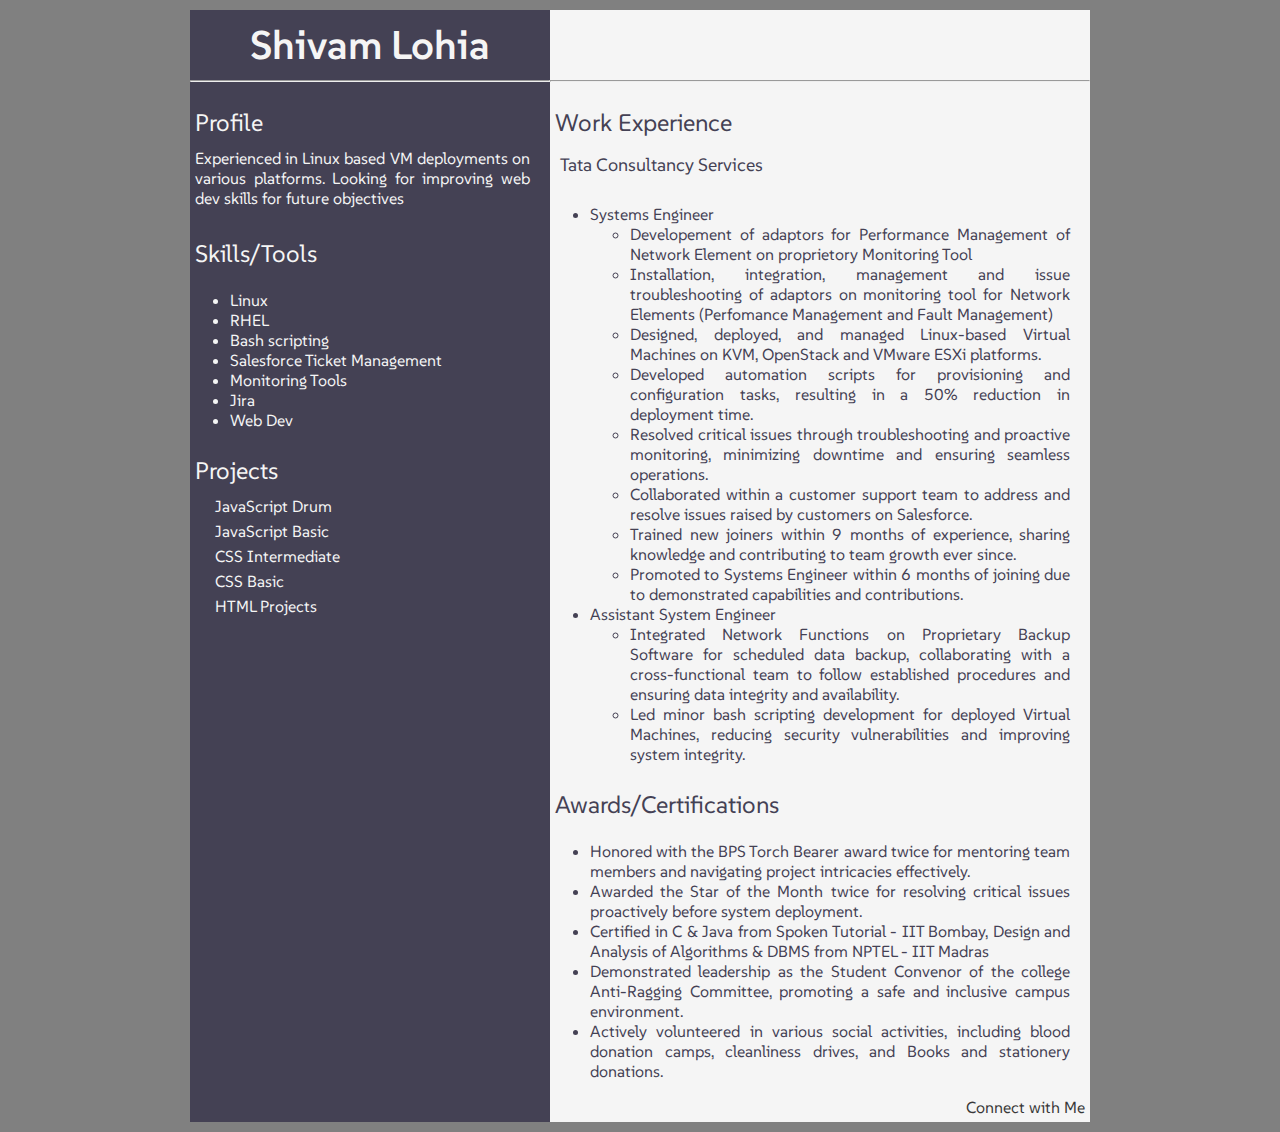
<file: index.html>
<!DOCTYPE html>
<html lang="en">
<head>
    <Shree Ganesh>
    <meta charset="UTF-8">
    <meta name="viewport" content="width=device-width, initial-scale=1.0">
    <title>Resume</title>
    <link rel="stylesheet" href="./style.css">
    <link rel="preconnect" href="https://fonts.googleapis.com">
    <link rel="preconnect" href="https://fonts.gstatic.com" crossorigin>
    <link href="https://fonts.googleapis.com/css2?family=SUSE&display=swap" rel="stylesheet">
</head>
<body>
    
    <div class="container">
        <div class="left-side">
            <h1>Shivam Lohia</h1>
            <hr>
            <h2 class="section-type">Profile</h2>
                <p>Experienced in Linux based VM deployments on various platforms. Looking for improving web dev skills for future objectives</p>
            
            <h2 class="section-type">Skills/Tools</h2>
                <ul>
                    <li>Linux</li>
                    <li>RHEL</li>
                    <li>Bash scripting</li>
                    <li>Salesforce Ticket Management</li>
                    <li>Monitoring Tools</li>
                    <li>Jira</li>
                    <li>Web Dev</li>
                </ul>
            <h2 class="section-type">Projects</h2>
            <div class="projects-class">
                <div class="projects"><p><a href="https://shivamlohia.github.io/firstsite/" target="_blank">HTML Projects</a></p></div>
                <div class="projects"><p><a href="./Projects/css-easy.html" target="_blank">CSS Basic</a></p></div>
                <div class="projects"><p><a href="./Projects/css-moderate.html" target="_blank">CSS Intermediate</a></p></div>
                <div class="projects"><p><a href="./Projects/JS-DiceeChallenge/dicee.html" target="_blank">JavaScript Basic</a></p></div>
                <div class="projects"><p><a href="./Projects/JS-DrumKit/index.html" target="_blank">JavaScript Drum</a></p></div>

            </div>
        </div>
        <div class="right-side">
            <hr class="right-hr">
            <h2 class="section-type">Work Experience</h2>
                <p class="organisation">Tata Consultancy Services</p>    
                    <ul class="job-roles">
                        <li>Systems Engineer
                            <ul>
                                <li>Developement of adaptors for Performance Management of Network Element on proprietory Monitoring Tool</li>
                                <li>Installation, integration, management and issue troubleshooting of adaptors on monitoring tool for Network Elements (Perfomance Management and Fault Management)</li>
                                <li>Designed, deployed, and managed Linux-based Virtual Machines on KVM, OpenStack and VMware ESXi platforms.</li>
                                <li>Developed automation scripts for provisioning and configuration tasks, resulting in a 50% reduction in deployment time.</li>
                                <li>Resolved critical issues through troubleshooting and proactive monitoring, minimizing downtime and ensuring seamless operations.</li>
                                <li>Collaborated within a customer support team to address and resolve issues raised by customers on Salesforce.</li>
                                <li>Trained new joiners within 9 months of experience, sharing knowledge and contributing to team growth ever since.</li>
                                <li>Promoted to Systems Engineer within 6 months of joining due to demonstrated capabilities and contributions.</li>
                            </ul>
                        </li>
                        <li>Assistant System Engineer
                            <ul>
                                <li>Integrated Network Functions on Proprietary Backup Software for scheduled data backup, collaborating with a cross-functional team to follow established procedures and ensuring data integrity and availability.</li>
                                <li>Led minor bash scripting development for deployed Virtual Machines, reducing security vulnerabilities and improving system integrity.</li>
                            </ul>
                        </li>
                    </li>
                </ul>
            <h2 class="section-type">Awards/Certifications</h2>
                <ul>
                    <li class="accomplishments">Honored with the BPS Torch Bearer award twice for mentoring team members and navigating project intricacies effectively.</li>
                    <li class="accomplishments">Awarded the Star of the Month twice for resolving critical issues proactively before system deployment.</li>
                    <li class="accomplishments">Certified in C & Java from Spoken Tutorial - IIT Bombay, Design and Analysis of Algorithms & DBMS from NPTEL - IIT Madras</li>
                    <li class="accomplishments">Demonstrated leadership as the Student Convenor of the college Anti-Ragging Committee, promoting a safe and inclusive campus environment.</li>
                    <li class="accomplishments">Actively volunteered in various social activities, including blood donation camps, cleanliness drives, and Books and stationery donations.</li>
                </ul>
        <footer>
            <a href="./public/contact.html" target="_blank" class="contact">Connect with Me</a>
        </footer>
    </div>
    </div>
    
</body>
</html>
</file>
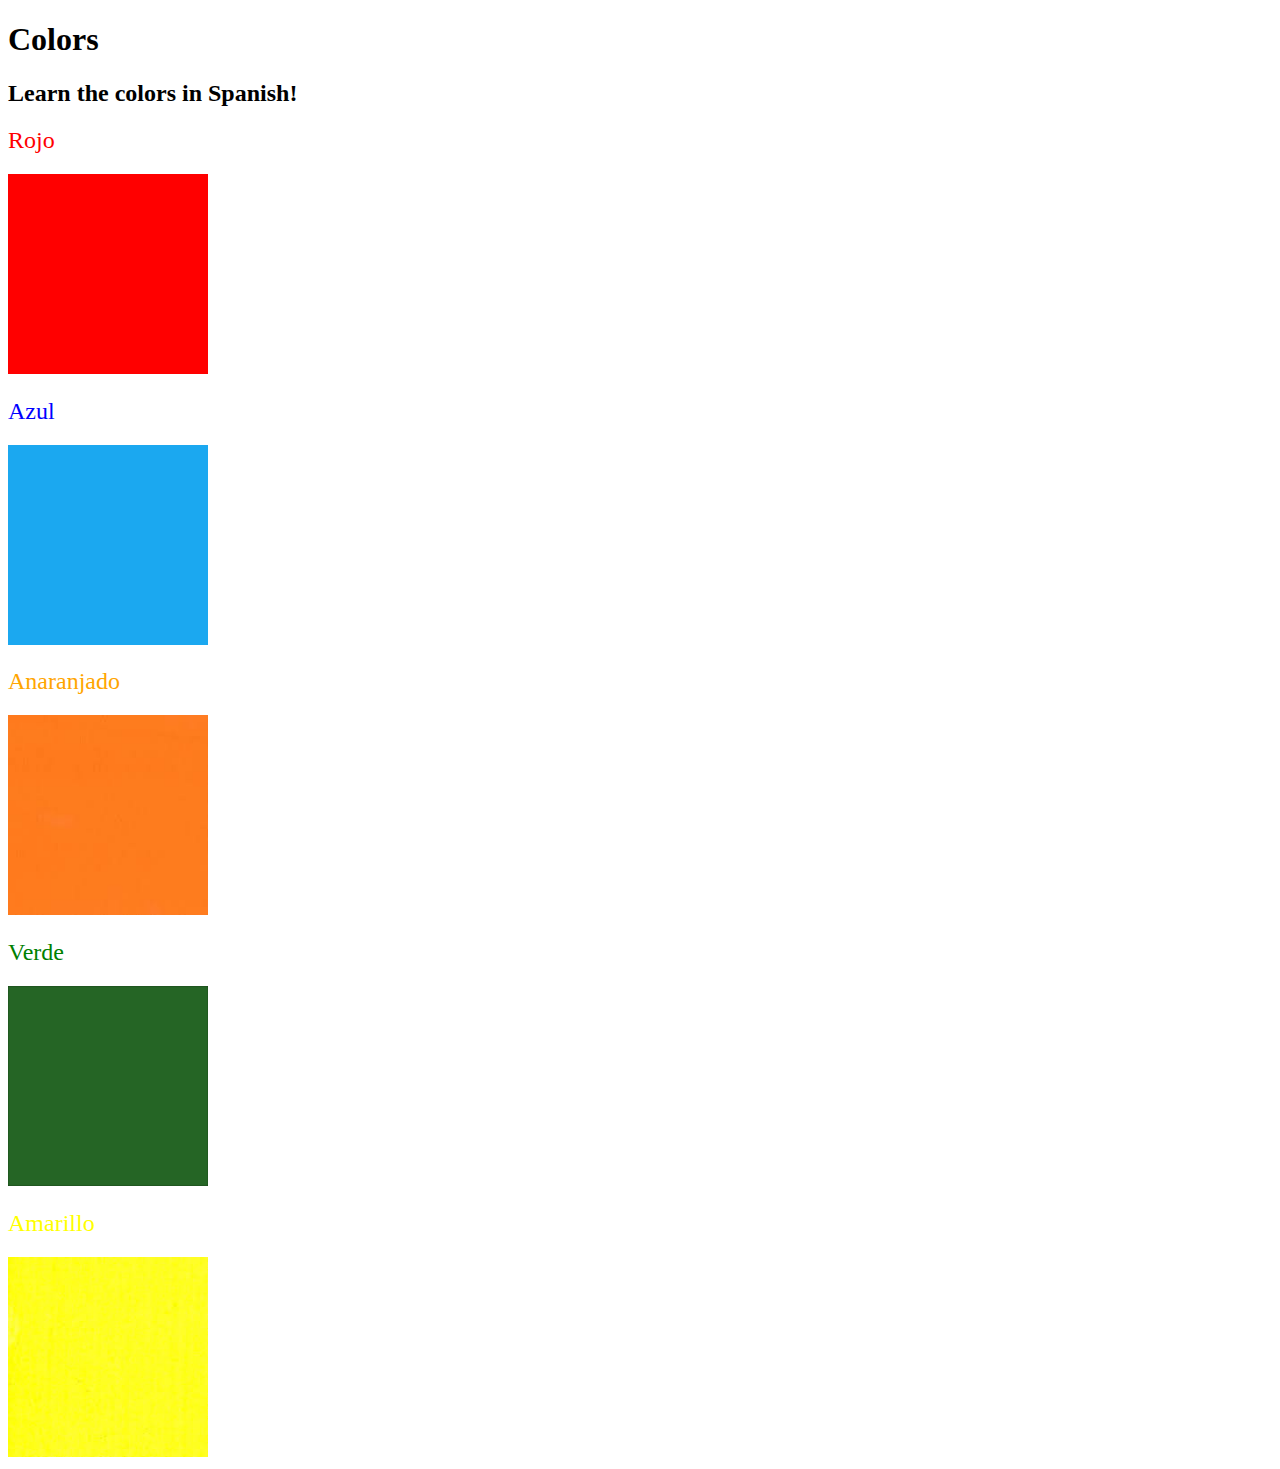
<file: Projects/CSS-Project1/index.html>
<!DOCTYPE html>
<html lang="en">
  <head>
    <meta charset="UTF-8" />
    <title>Spanish Vocabulary</title>
    <link rel="stylesheet" href="./style.css" />
  </head>

  <body>
    <h1>Colors</h1>
    <h2>Learn the colors in Spanish!</h2>
    <h2 class="color-title" id="red">Rojo</h2>
    <img src="./assets/images/red.png" alt="red" />

    <h2 class="color-title" id="blue">Azul</h2>
    <img src="./assets/images/blue.png" alt="blue" />

    <h2 class="color-title" id="orange">Anaranjado</h2>
    <img src="./assets/images/orange.png" alt="orange" />

    <h2 class="color-title" id="green">Verde</h2>
    <img src="./assets/images/green.png" alt="green" />

    <h2 class="color-title" id="yellow">Amarillo</h2>
    <img src="./assets/images/yellow.png" alt="yellow" />
  </body>
</html>

<!-- 
TODOs
IMPORTANT: You should not need to make ANY CHANGES to index.html
All code should be written in your CSS file.

1. Create a CSS file and incorporate it as an external stylesheet.
2. Use CSS to style each of the color titles to meaning. 
Hint: Use the id to help if you don't know the words in spanish.
3. Use CSS to change all the color titles to have "font-weight: normal;"
4. Use CSS (not HTML) to make all the images 200px heigh and 200px wide. 
Hint: 
https://developer.mozilla.org/en-US/docs/Web/CSS/height
https://developer.mozilla.org/en-US/docs/Web/CSS/width
-->
</file>
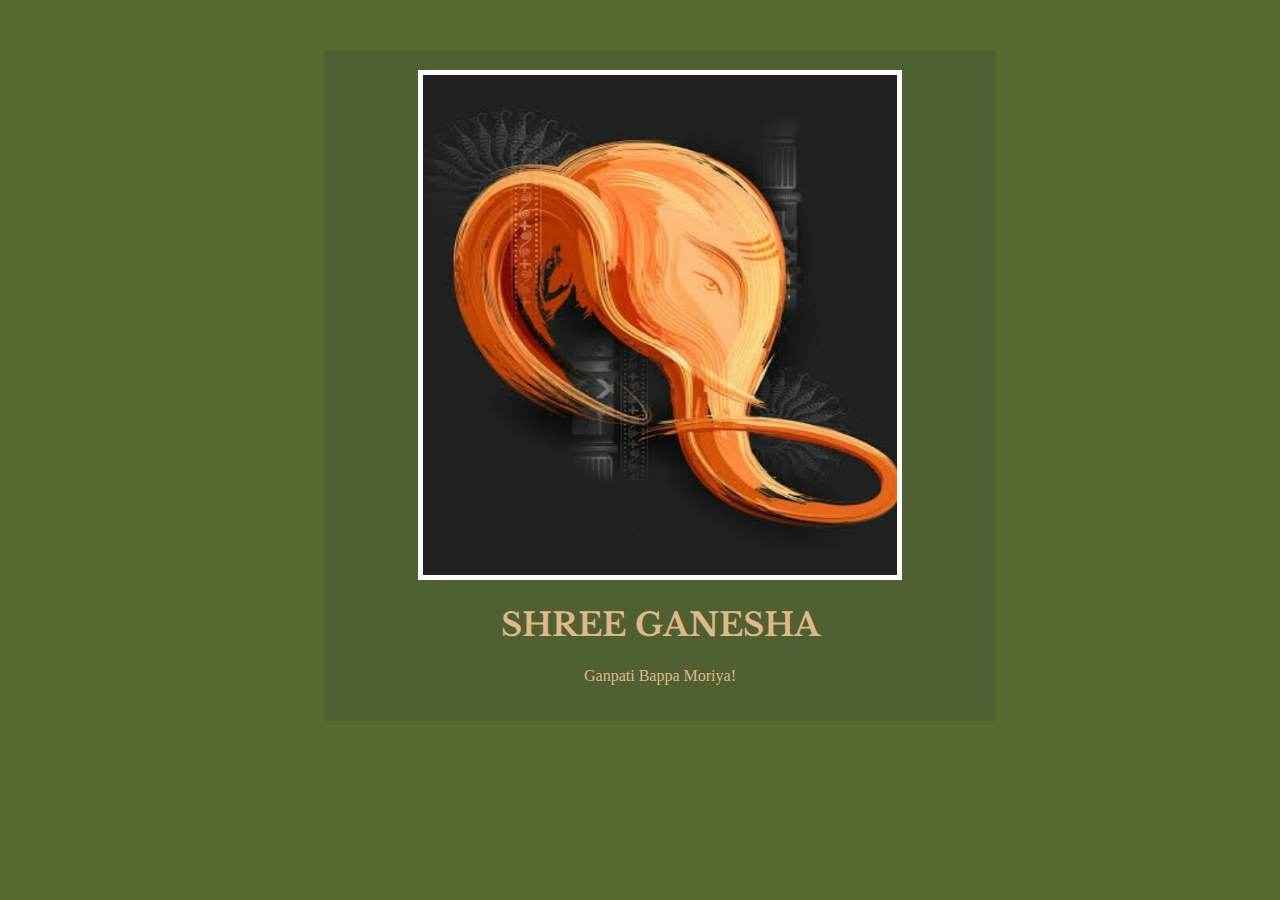
<file: Projects/CSS-Project2/index.html>
<!DOCTYPE html>
<html lang="en">
<head>
  <meta charset="UTF-8">
  <meta name="viewport" content="width=device-width, initial-scale=1.0">
  <title>Motivational Meme</title>
  <link rel="stylesheet" href="./style.css">
  <link rel="preconnect" href="https://fonts.googleapis.com">
  <link rel="preconnect" href="https://fonts.gstatic.com" crossorigin>
  <link href="https://fonts.googleapis.com/css2?family=Libre+Baskerville:ital,wght@0,400;0,700;1,400&display=swap" rel="stylesheet">
</head>
<body>
  <div>
    <img src="./assets/images/ganesh.jpg" alt="Ganesha" height="500">
    <h1>Shree Ganesha</h1>
    <p>Ganpati Bappa Moriya!</p>
  </div>
</body>
</html>
<!-- 
  TODO: Create a motivational post website.
Style it how ever you like. 
Look at the goal image for inspiration.
But it must have the following features:

5. Create a div to contain the h1, p and img elements. Adjust the margins so that the image and text are centered on the page. 
  Hint: You horizontally center a div by giving it a width of 50% and a margin-left of 25%.
  Hint: Set the image to have a width of 100% so it fills the div. 
6. Read about the text-transform property on MDN docs to make the h1 uppercase with CSS.
  https://developer.mozilla.org/en-US/docs/Web/CSS/text-transform 
-->
</file>
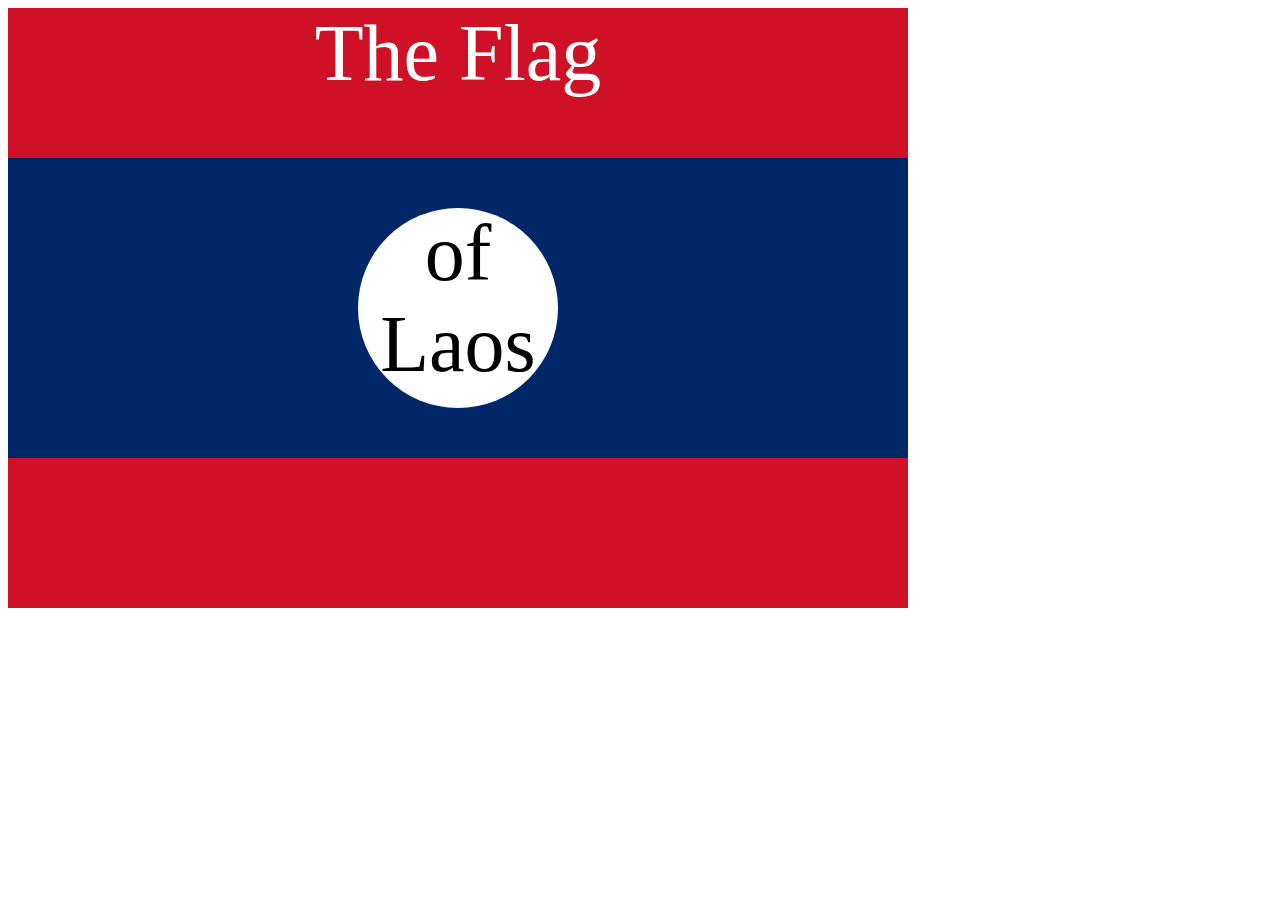
<file: Projects/CSS-Project3/index.html>
<!DOCTYPE html>
<html lang="en">

<head>
  <meta charset="UTF-8">
  <title>CSS Flag Project</title>
  <style>
    /* Write your CSS Code here */
    .flag {
      background-color: #CE1126;
      width: 900px;
      height: 600px;
      position: relative;
      
    }
    p {
      text-align: center;
      font-size:5rem;
      color: white;
      margin: 0px;
    }
    .flag > div {
      background-color: #002868;
      height: 300px;
      position: absolute;
      width: 100%;
      top: 150px;
    }
    .flag > div div {
      border-radius: 50%;
      position: absolute;
      height: 200px;
      width: 200px;
      top: 50px;
      left: 350px;
      background-color: white;
    }
    .flag > div div p {
      
      color: black;
    }
  </style>
</head>

<!-- 
  IMPORTANT! Do not change any HTML
Don't add any classes/ids/elements 
Use what you know about combining selectors 
and CSS specificity instead.
Hint 1: The flag is 900px by 600px and the circle is 200px by 200px.
Hint 2: You can use CSS inspection to get the colors from
https://appbrewery.github.io/flag-of-laos/
-->

<body>
  <div class="flag">
    <p>The Flag</p>
    <div>
      <div>
        <p>of Laos</p>
      </div>
    </div>
  </div>
</body>

</html>
</file>
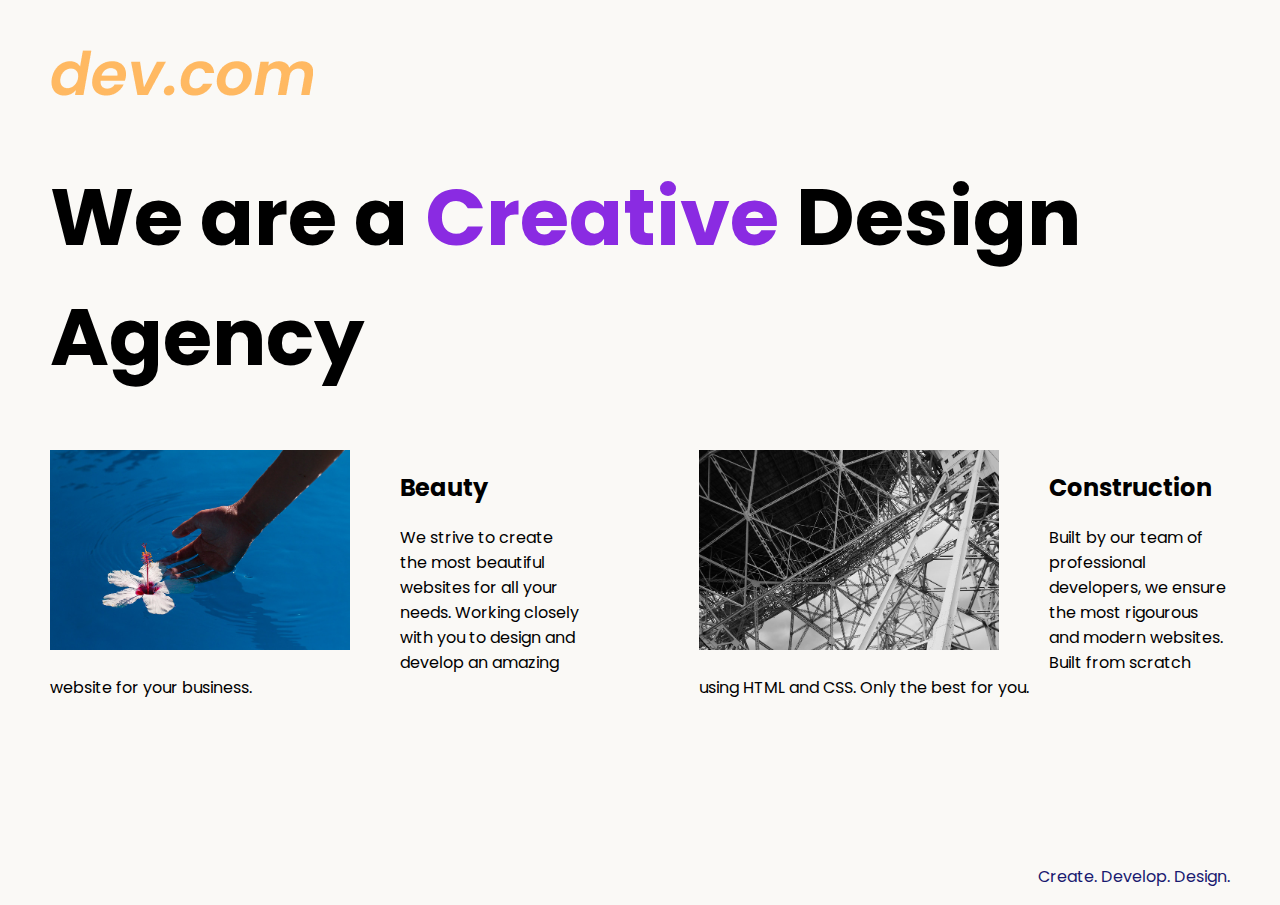
<file: Projects/CSS-Project4/index.html>
<!DOCTYPE html>
<html lang="en">

<head>
  <meta charset="UTF-8">
  <meta name="viewport" content="width=device-width, initial-scale=1.0">
  <title>Agency</title>
  <link rel="stylesheet" href="./style.css">
  <link rel="preconnect" href="https://fonts.googleapis.com">
  <link rel="preconnect" href="https://fonts.gstatic.com" crossorigin>
  <link href="https://fonts.googleapis.com/css2?family=Poppins:wght@400;700&display=swap" rel="stylesheet">
</head>

<body>
  <div class="main">
    <img class="logo" src="./assets/images/logo.png" alt="logo">
    <h1>We are a <span>Creative</span> Design Agency</h1>
    <div class="left card"><img class="tile-image" src="./assets/images/beautiful.jpg" alt="hand and flower in water">
      <h2 class="card-title">Beauty</h2>
      <p class="card-text">We strive to create the most beautiful websites for all your needs. Working closely with you
        to
        design and
        develop an amazing website for your business.</p>
    </div>

    <div class="right card"><img class="tile-image" src="./assets/images/construction.jpg" alt="metal structure">
      <h2 class="card-title">Construction</h2>
      <p>Built by our team of professional developers, we ensure the most rigourous and modern websites. Built from
        scratch using HTML and CSS. Only the best for you.</p>
    </div>

  </div>
  <footer>
    <p>Create. Develop. Design.</p>
  </footer>
</body>

</html>
</file>
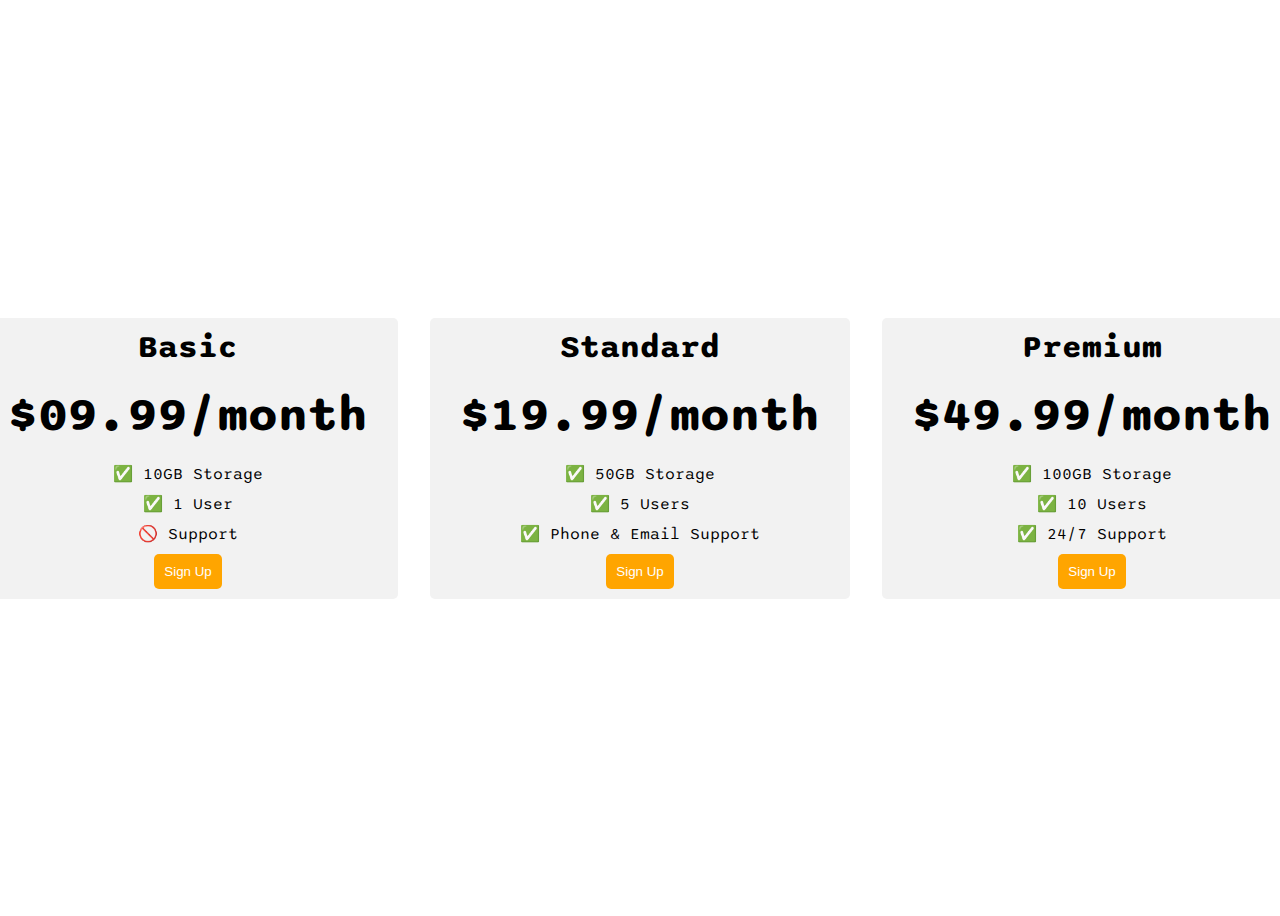
<file: Projects/CSS-Project5/index.html>
<!DOCTYPE html>
<html>
  <head>
    <title>Flexbox Pricing Table</title>
    <link rel="preconnect" href="https://fonts.googleapis.com" />
    <link rel="preconnect" href="https://fonts.gstatic.com" crossorigin />
    <link
      href="https://fonts.googleapis.com/css2?family=Sono:wght@400;700&display=swap"
      rel="stylesheet"
    />
    <style>
      body {
        font-family: "Sono", sans-serif;
      }
      
      /* Hint: What can you do with a media query and flexbox? */
      .plan-features {
        text-align: center;
        list-style: none;
        padding: 0;
        margin: 0;
      }
      .pricing-container {
        display: flex;
        justify-content: center;
        align-items: center;
        gap: 2rem;
        height: 100vh;
      }
      .pricing-plan {
        flex: 1;
        background-color: #f2f2f2;
        text-align: center;
        max-width: 400px;
        padding: 10px;
        border-radius: 5px;
        
      }
      .plan-button {
        background-color: orange;
        color: white;
        border: 0px;
        padding: 10px;
        border-radius: 5px;
      }
      .plan-title {
        font-weight: bold;
        font-size: 2rem;
      }
      .plan-price {
        font-weight: bold;
        font-size: 3rem;
        padding: 10px;
        margin: 10px;
      }
      .plan-features li {
        margin-bottom: 10px;
      }
      @media (max-width: 1250px) {
        .pricing-container {
          flex-direction: column;
          height: 100%;
          
        }
      }
      
    </style>
  </head>

  <body>
    <div class="pricing-container">
      <div class="pricing-plan">
        <div class="plan-title">Basic</div>
        <div class="plan-price">$09.99/month</div>
        <ul class="plan-features">
          <li>✅ 10GB Storage</li>
          <li>✅ 1 User</li>
          <li>🚫 Support</li>
        </ul>
        <button class="plan-button">Sign Up</button>
      </div>
      <div class="pricing-plan">
        <div class="plan-title">Standard</div>
        <div class="plan-price">$19.99/month</div>
        <ul class="plan-features">
          <li>✅ 50GB Storage</li>
          <li>✅ 5 Users</li>
          <li>✅ Phone &amp; Email Support</li>
        </ul>
        <button class="plan-button">Sign Up</button>
      </div>
      <div class="pricing-plan">
        <div class="plan-title">Premium</div>
        <div class="plan-price">$49.99/month</div>
        <ul class="plan-features">
          <li>✅ 100GB Storage</li>
          <li>✅ 10 Users</li>
          <li>✅ 24/7 Support</li>
        </ul>
        <button class="plan-button" onclick="showDialog()">Sign Up</button>
      </div>
    </div>
  </body>
</html>
</file>
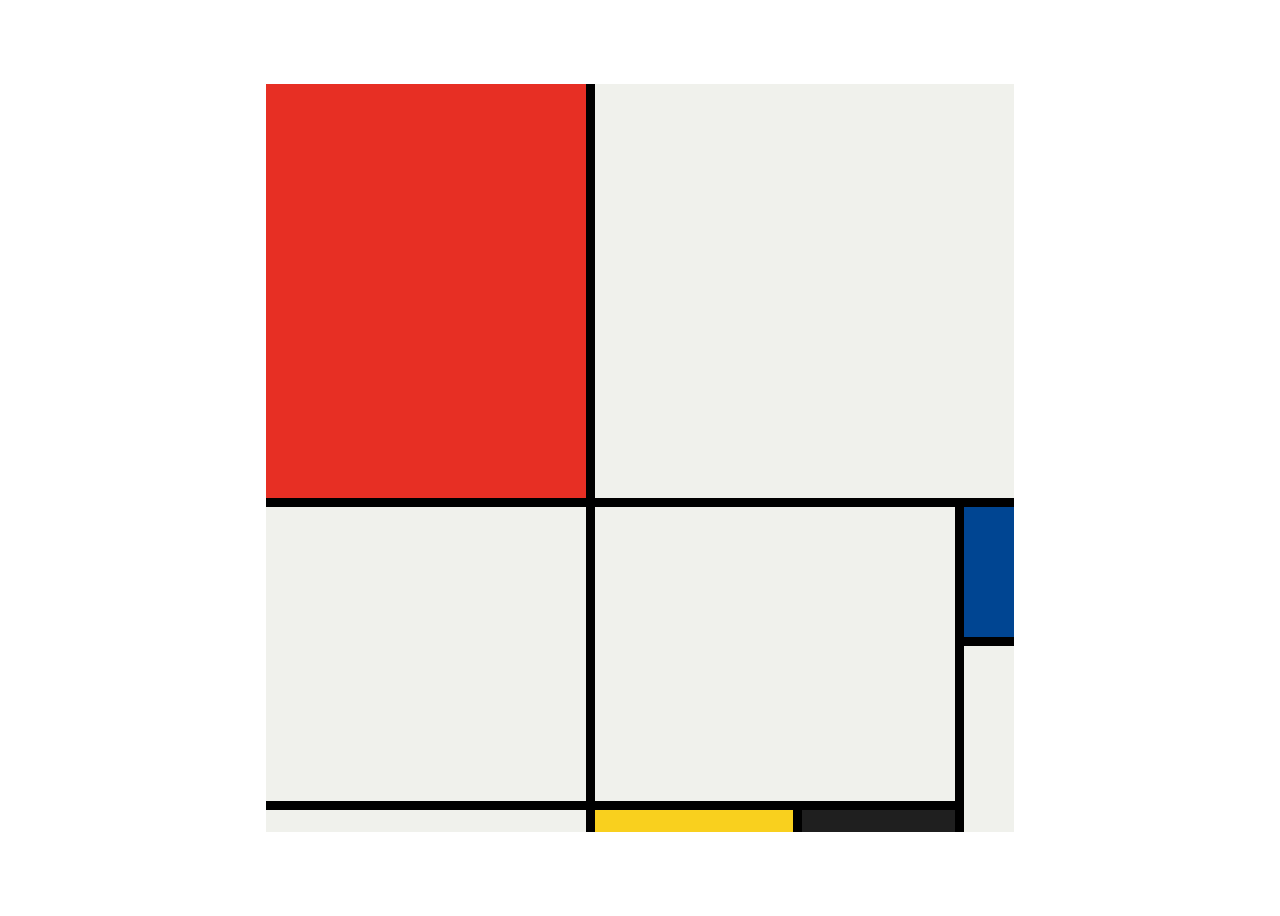
<file: Projects/CSS-Project6/index.html>
<!DOCTYPE html>
<html lang="en">

<head>
  <meta charset="UTF-8">
  <meta name="viewport" content="width=device-width, initial-scale=1.0">
  <title>Mondrian Project</title>
  <style>
    /* 
    Write your CSS here 
    Gap Colour: #000
    White: #F0F1EC
    Red: #E72F24
    Black: #232629
    Blue: #004592
    Yellow: #F9D01E

    For dimensions, see dimensions.png image.
    HINT: Remember you can't change the properties of grid lines.
    But grid lines are transparent!
    */
    body {
      display: flex;
      height: 100vh;
      justify-content: center;
      align-items: center;
    }
    .container {
      display: grid;
      height: 748px;
      width: 748px;
      background-color: #000;  
      gap: 9px;
      grid-template-columns: 320px 198px 153px 50px;
      grid-template-rows: 414px 130px 155px 22px;
    }
    /* .container > div {
      background-color: #F0F1EC;
    } */
    .red {
      background-color: #E72F24;
    }
    .white {
      background-color: #F0F1EC;
    }
    .white1 {
      grid-column: span 3;
    }
    .white2 {
      grid-row: span 2;
    }
    .white3 {
      grid-row: span 2;
      grid-column: span 2;
    }
    .blue {
      background-color: #004592;
      border: 10px;
    }
    .white4 {
      grid-row: span 2;
    }
    /* .white5 {
      background-color: #F0F1EC;
    } */
    .yellow {
      background-color: #F9D01E;
    }
    .grey {
      background-color: rgb(31, 31, 31);
    }
  </style>
</head>

<body>
  <!-- Write your HTML here -->
   <div class="container">
    <div class="red"></div>
    <div class="white white1"></div>
    <div class="white white2"></div>
    <div class="white white3"></div>
    <div class="blue"></div>
    <div class="white white4"></div>
    <div class="white white5"></div>
    <div class="yellow"></div>
    <div class="grey"></div>
   </div>
</body>

</html>
</file>
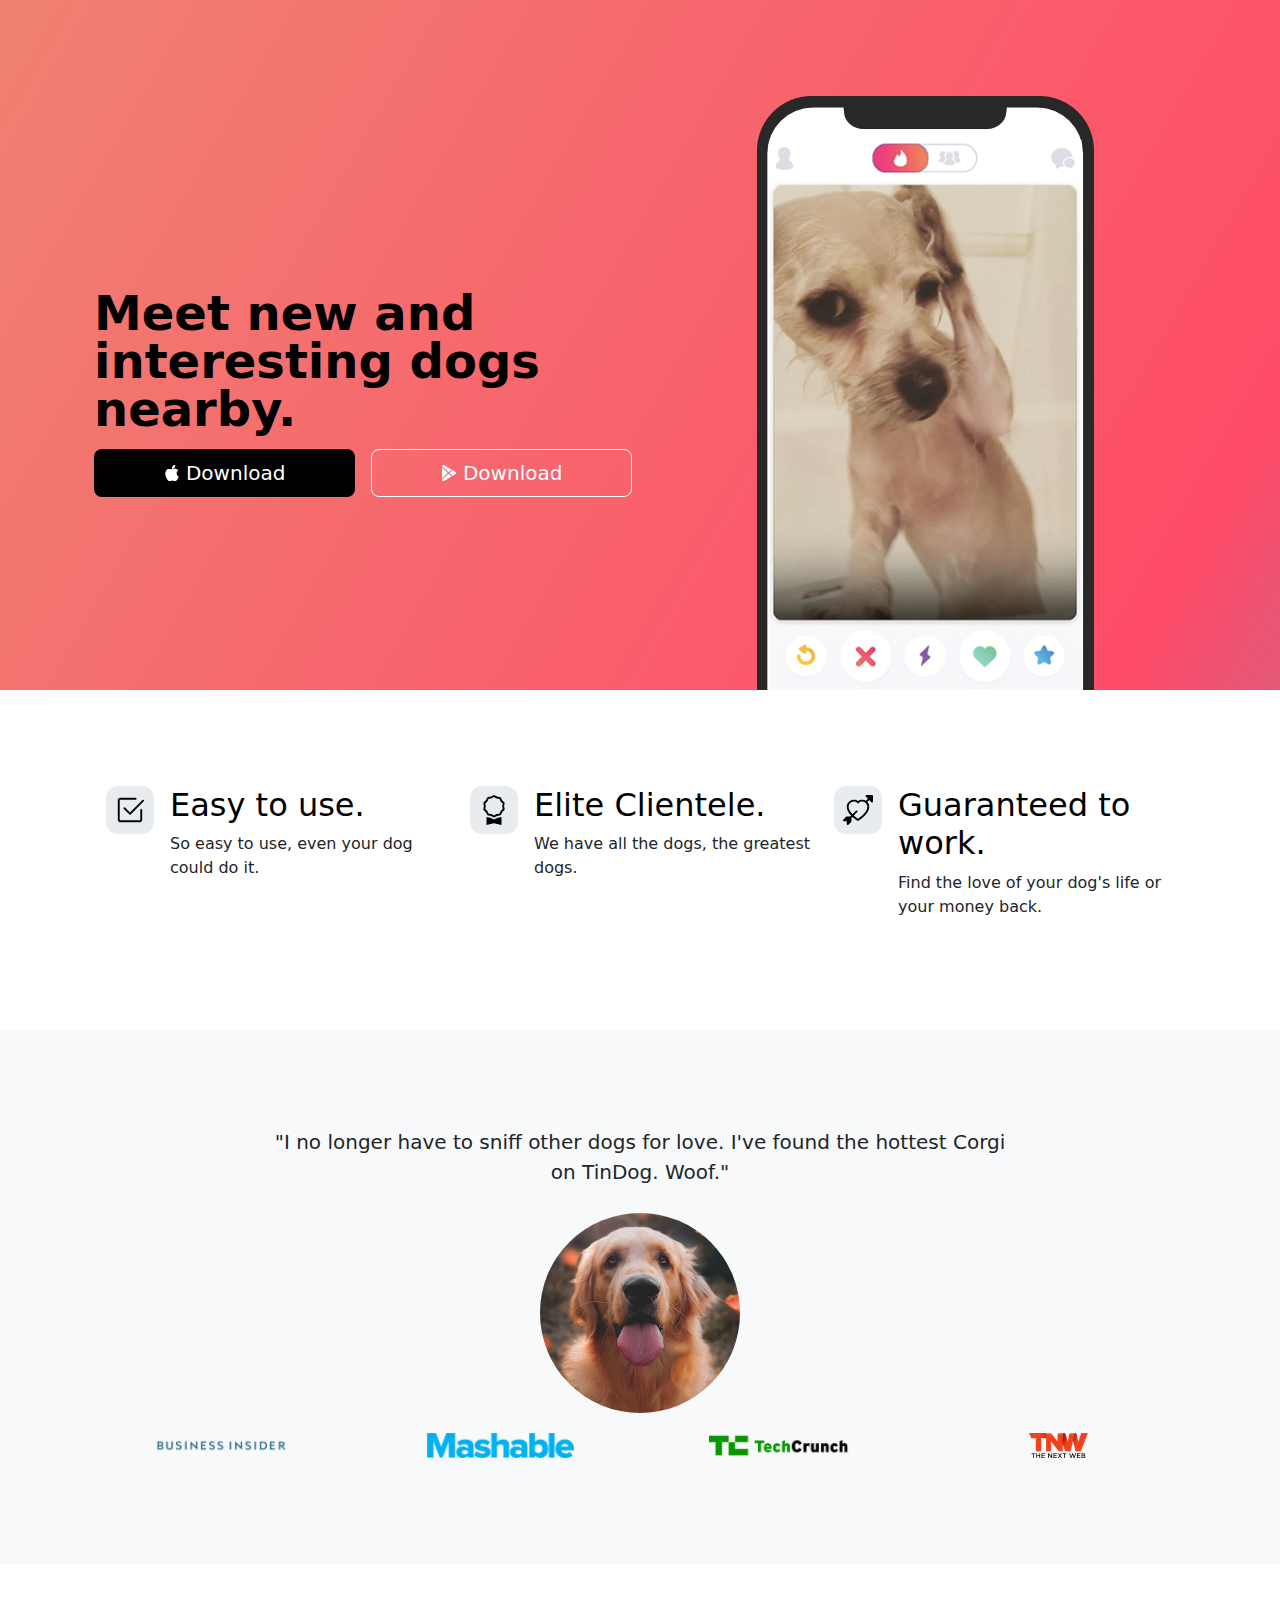
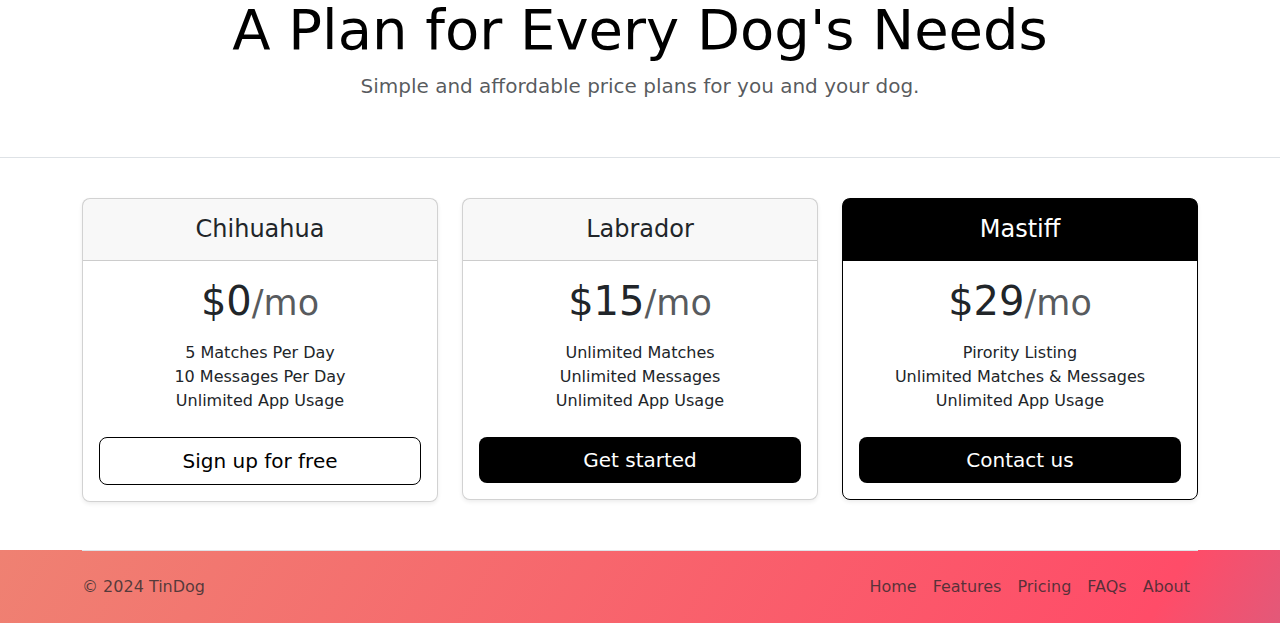
<file: Projects/CSS-Project7/index.html>
<!DOCTYPE html>
<html lang="en">

<head>
  <meta charset="UTF-8">
  <meta name="viewport" content="width=device-width, initial-scale=1.0">
  <title>TinDog</title>
  <link href="https://cdn.jsdelivr.net/npm/bootstrap@5.3.3/dist/css/bootstrap.min.css" rel="stylesheet" integrity="sha384-QWTKZyjpPEjISv5WaRU9OFeRpok6YctnYmDr5pNlyT2bRjXh0JMhjY6hW+ALEwIH" crossorigin="anonymous">
  <link rel="stylesheet" href="./css/style.css">
</head>

<body>

  <!-- Title -->
  <section id="title" class="gradient-background">
    <div class="container col-xxl-8 px-4 pt-5">
      <div class="row flex-lg-row-reverse align-items-center g-5 pt-5">
        <div class="col-10 col-sm-8 col-lg-6">
          <img src="./images/iphone.png" class="d-block mx-lg-auto img-fluid" alt="Bootstrap Themes" height="200" loading="lazy" style="margin: 0px;">
        </div>
        <div class="col-lg-6">
          <h1 class="display-5 fw-bold text-body-emphasis lh-1 mb-3">Meet new and interesting dogs nearby.</h1>
          <div class="button d-grid gap-2 d-md-flex justify-content-md-start">
            <button type="button" class="col-lg-6 btn btn-primary btn-lg px-4 me-md-2">
              <svg xmlns="http://www.w3.org/2000/svg" width="16" height="16" fill="currentColor"
                class="bi bi-apple mb-1" viewBox="0 0 16 16">
<path
                  d="M11.182.008C11.148-.03 9.923.023 8.857 1.18c-1.066 1.156-.902 2.482-.878 2.516.024.034 1.52.087 2.475-1.258.955-1.345.762-2.391.728-2.43Zm3.314 11.733c-.048-.096-2.325-1.234-2.113-3.422.212-2.189 1.675-2.789 1.698-2.854.023-.065-.597-.79-1.254-1.157a3.692 3.692 0 0 0-1.563-.434c-.108-.003-.483-.095-1.254.116-.508.139-1.653.589-1.968.607-.316.018-1.256-.522-2.267-.665-.647-.125-1.333.131-1.824.328-.49.196-1.422.754-2.074 2.237-.652 1.482-.311 3.83-.067 4.56.244.729.625 1.924 1.273 2.796.576.984 1.34 1.667 1.659 1.899.319.232 1.219.386 1.843.067.502-.308 1.408-.485 1.766-.472.357.013 1.061.154 1.782.539.571.197 1.111.115 1.652-.105.541-.221 1.324-1.059 2.238-2.758.347-.79.505-1.217.473-1.282Z" />
<path
                  d="M11.182.008C11.148-.03 9.923.023 8.857 1.18c-1.066 1.156-.902 2.482-.878 2.516.024.034 1.52.087 2.475-1.258.955-1.345.762-2.391.728-2.43Zm3.314 11.733c-.048-.096-2.325-1.234-2.113-3.422.212-2.189 1.675-2.789 1.698-2.854.023-.065-.597-.79-1.254-1.157a3.692 3.692 0 0 0-1.563-.434c-.108-.003-.483-.095-1.254.116-.508.139-1.653.589-1.968.607-.316.018-1.256-.522-2.267-.665-.647-.125-1.333.131-1.824.328-.49.196-1.422.754-2.074 2.237-.652 1.482-.311 3.83-.067 4.56.244.729.625 1.924 1.273 2.796.576.984 1.34 1.667 1.659 1.899.319.232 1.219.386 1.843.067.502-.308 1.408-.485 1.766-.472.357.013 1.061.154 1.782.539.571.197 1.111.115 1.652-.105.541-.221 1.324-1.059 2.238-2.758.347-.79.505-1.217.473-1.282Z" />
</svg> Download
            </button>
            <button type="button" class="col-lg-6 btn btn-outline-secondary btn-lg px-4">
              <svg xmlns="http://www.w3.org/2000/svg" width="16" height="16" fill="currentColor"
                class="bi bi-google-play mb-1" viewBox="0 0 16 16">
<path
                  d="M14.222 9.374c1.037-.61 1.037-2.137 0-2.748L11.528 5.04 8.32 8l3.207 2.96 2.694-1.586Zm-3.595 2.116L7.583 8.68 1.03 14.73c.201 1.029 1.36 1.61 2.303 1.055l7.294-4.295ZM1 13.396V2.603L6.846 8 1 13.396ZM1.03 1.27l6.553 6.05 3.044-2.81L3.333.215C2.39-.341 1.231.24 1.03 1.27Z" />
</svg> Download
            </button>
          </div>
        </div>
      </div>
    </div>
  </section>
  <!-- Features -->
  <section id="features">
    <div class="container">
    <div class="container px-4 py-5" id="hanging-icons">
      <!-- <h2 class="pb-2 border-bottom">Hanging icons</h2> -->
      <div class="row g-4 py-5 row-cols-1 row-cols-lg-3">
        <div class="col d-flex align-items-start">
          <div class="icon-square text-body-emphasis bg-body-secondary d-inline-flex align-items-center justify-content-center fs-4 flex-shrink-0 me-3">
            <svg xmlns="http://www.w3.org/2000/svg" width="30" height="30" fill="currentColor" class="bi bi-check2-square" viewBox="0 0 16 16">
              <path d="M3 14.5A1.5 1.5 0 0 1 1.5 13V3A1.5 1.5 0 0 1 3 1.5h8a.5.5 0 0 1 0 1H3a.5.5 0 0 0-.5.5v10a.5.5 0 0 0 .5.5h10a.5.5 0 0 0 .5-.5V8a.5.5 0 0 1 1 0v5a1.5 1.5 0 0 1-1.5 1.5z"/>
              <path d="m8.354 10.354 7-7a.5.5 0 0 0-.708-.708L8 9.293 5.354 6.646a.5.5 0 1 0-.708.708l3 3a.5.5 0 0 0 .708 0"/>
            </svg>
          </div>
          <div>
            <h3 class="fs-2 text-body-emphasis">Easy to use.</h3>
            <p>So easy to use, even your dog could do it.</p>
            <!-- <a href="#" class="btn btn-primary">
              Primary button
            </a> -->
          </div>
        </div>
        <div class="col d-flex align-items-start">
          <div class="icon-square text-body-emphasis bg-body-secondary d-inline-flex align-items-center justify-content-center fs-4 flex-shrink-0 me-3">
            <svg xmlns="http://www.w3.org/2000/svg" width="30" height="30" fill="currentColor" class="bi bi-award" viewBox="0 0 16 16">
              <path d="M9.669.864 8 0 6.331.864l-1.858.282-.842 1.68-1.337 1.32L2.6 6l-.306 1.854 1.337 1.32.842 1.68 1.858.282L8 12l1.669-.864 1.858-.282.842-1.68 1.337-1.32L13.4 6l.306-1.854-1.337-1.32-.842-1.68zm1.196 1.193.684 1.365 1.086 1.072L12.387 6l.248 1.506-1.086 1.072-.684 1.365-1.51.229L8 10.874l-1.355-.702-1.51-.229-.684-1.365-1.086-1.072L3.614 6l-.25-1.506 1.087-1.072.684-1.365 1.51-.229L8 1.126l1.356.702z"/>
              <path d="M4 11.794V16l4-1 4 1v-4.206l-2.018.306L8 13.126 6.018 12.1z"/>
            </svg>
          </div>
          <div>
            <h3 class="fs-2 text-body-emphasis">Elite Clientele.</h3>
            <p>We have all the dogs, the greatest dogs.</p>
            <!-- <a href="#" class="btn btn-primary">
              Primary button
            </a> -->
          </div>
        </div>
        <div class="col d-flex align-items-start">
          <div class="icon-square text-body-emphasis bg-body-secondary d-inline-flex align-items-center justify-content-center fs-4 flex-shrink-0 me-3">
            <svg xmlns="http://www.w3.org/2000/svg" width="30" height="30" fill="currentColor" class="bi bi-arrow-through-heart" viewBox="0 0 16 16">
              <path fill-rule="evenodd" d="M2.854 15.854A.5.5 0 0 1 2 15.5V14H.5a.5.5 0 0 1-.354-.854l1.5-1.5A.5.5 0 0 1 2 11.5h1.793l.53-.53c-.771-.802-1.328-1.58-1.704-2.32-.798-1.575-.775-2.996-.213-4.092C3.426 2.565 6.18 1.809 8 3.233c1.25-.98 2.944-.928 4.212-.152L13.292 2 12.147.854A.5.5 0 0 1 12.5 0h3a.5.5 0 0 1 .5.5v3a.5.5 0 0 1-.854.354L14 2.707l-1.006 1.006c.236.248.44.531.6.845.562 1.096.585 2.517-.213 4.092-.793 1.563-2.395 3.288-5.105 5.08L8 13.912l-.276-.182a22 22 0 0 1-2.685-2.062l-.539.54V14a.5.5 0 0 1-.146.354zm2.893-4.894A20.4 20.4 0 0 0 8 12.71c2.456-1.666 3.827-3.207 4.489-4.512.679-1.34.607-2.42.215-3.185-.817-1.595-3.087-2.054-4.346-.761L8 4.62l-.358-.368c-1.259-1.293-3.53-.834-4.346.761-.392.766-.464 1.845.215 3.185.323.636.815 1.33 1.519 2.065l1.866-1.867a.5.5 0 1 1 .708.708z"/>
            </svg>
          </div>
          <div>
            <h3 class="fs-2 text-body-emphasis">Guaranteed to work.</h3>
            <p>Find the love of your dog's life or your money back.</p>
            <!-- <a href="#" class="btn btn-primary">
              Primary button
            </a> -->
          </div>
        </div>
      </div>
    </div>
  </div>
  </section>
  <!-- Testimonial -->
  <section id="testimonial">
    <div class="p-5 text-center bg-body-tertiary">
      <div class="container py-5">
        <!-- <h1 class="text-body-emphasis">Full-width jumbotron</h1> -->
        <p class="col-lg-8 mx-auto lead">
          "I no longer have to sniff other dogs for love. I've found the hottest Corgi on TinDog. Woof."
        </p>
        <img src="./images/dog-img.jpg" alt="dog" style="border-radius: 50%;margin: 10px;" height="200px">
        <br />
        <div class="container">
          <div class=" row">
            <div class="col-lg-3 col-sm-6">
              <img src="./images/bizinsider.png" alt="" height="25">
            </div>
            <div class="col-lg-3 col-sm-6">
              <img src="./images/mashable.png" alt="" height="25">
            </div>
            <div class="col-lg-3 col-sm-6">
              <img src="./images/techcrunch.png" alt="" height="25">
            </div>
            <div class="col-lg-3 col-sm-6">
              <img src="./images/tnw.png" alt="" height="25">
            </div>
        </div>
      </div>
    </div>
  </section>
  <!-- Pricing -->
  <section id="pricing">
    
    <div class="py-3">
        <div class="d-flex flex-column flex-md-row align-items-center pb-3 mb-4 border-bottom">
          <div class="pricing-header p-3 pb-md-4 mx-auto text-center">
            <h2 class="display-4 fw-normal text-body-emphasis">A Plan for Every Dog's Needs</h2>
            <p class="fs-5 text-body-secondary">Simple and affordable price plans for you and your dog.</p>
          </div>
        </div>
    </div>
    <div class="container">
      <div class="row row-cols-1 row-cols-md-3 mb-3 text-center">
        <div class="col">
          <div class="card mb-4 rounded-3 shadow-sm" width="100%">
            <div class="card-header py-3">
              <h4 class="my-0 fw-normal">Chihuahua</h4>
            </div>
            <div class="card-body">
              <h1 class="card-title pricing-card-title">$0<small class="text-body-secondary fw-light">/mo</small></h1>
              <ul class="list-unstyled mt-3 mb-4">
                <li>5 Matches Per Day</li>
                <li>10 Messages Per Day</li>
                <li>Unlimited App Usage</li>
              </ul>
              <button type="button" class="w-100 btn btn-lg btn-outline-primary">Sign up for free</button>
            </div>
          </div>
        </div>
        <div class="col">
          <div class="card mb-4 rounded-3 shadow-sm">
            <div class="card-header py-3">
              <h4 class="my-0 fw-normal">Labrador</h4>
            </div>
            <div class="card-body">
              <h1 class="card-title pricing-card-title">$15<small class="text-body-secondary fw-light">/mo</small></h1>
              <ul class="list-unstyled mt-3 mb-4">
                <li>Unlimited Matches</li>
                <li>Unlimited Messages</li>
                <li>Unlimited App Usage</li>
              </ul>
              <button type="button" class="w-100 btn btn-lg btn-primary">Get started</button>
            </div>
          </div>
        </div>
        <div class="col">
          <div class="card mb-4 rounded-3 shadow-sm border-primary">
            <div class="card-header py-3 text-bg-primary border-primary premium">
              <h4 class="my-0 fw-normal">Mastiff</h4>
            </div>
            <div class="card-body">
              <h1 class="card-title pricing-card-title">$29<small class="text-body-secondary fw-light">/mo</small></h1>
              <ul class="list-unstyled mt-3 mb-4">
                <li>Pirority Listing</li>
                <li>Unlimited Matches & Messages</li>
                <li>Unlimited App Usage</li>
              </ul>
              <button type="button" class="w-100 btn btn-lg btn-primary">Contact us</button>
            </div>
          </div>
        </div>
      </div>
    </div>
  </section>
  <!-- Footer -->
  <section id="footer" class="gradient-background">
    <div class="container">
      <footer class="d-flex flex-wrap justify-content-between align-items-center py-3 mt-4 border-top">
        <p class="col-md-4 mb-0 text-body-secondary">© 2024 TinDog</p>
    
        
        <ul class="nav justify-content-end">
          <li class="nav-item"><a href="#" class="nav-link px-2 text-body-secondary">Home</a></li>
          <li class="nav-item"><a href="#" class="nav-link px-2 text-body-secondary">Features</a></li>
          <li class="nav-item"><a href="#" class="nav-link px-2 text-body-secondary">Pricing</a></li>
          <li class="nav-item"><a href="#" class="nav-link px-2 text-body-secondary">FAQs</a></li>
          <li class="nav-item"><a href="#" class="nav-link px-2 text-body-secondary">About</a></li>
        </ul>
      </footer>
    </div>
  </section>

  

  <script src="https://cdn.jsdelivr.net/npm/bootstrap@5.3.3/dist/js/bootstrap.bundle.min.js" integrity="sha384-YvpcrYf0tY3lHB60NNkmXc5s9fDVZLESaAA55NDzOxhy9GkcIdslK1eN7N6jIeHz" crossorigin="anonymous"></script>
</body>

</html>
</file>
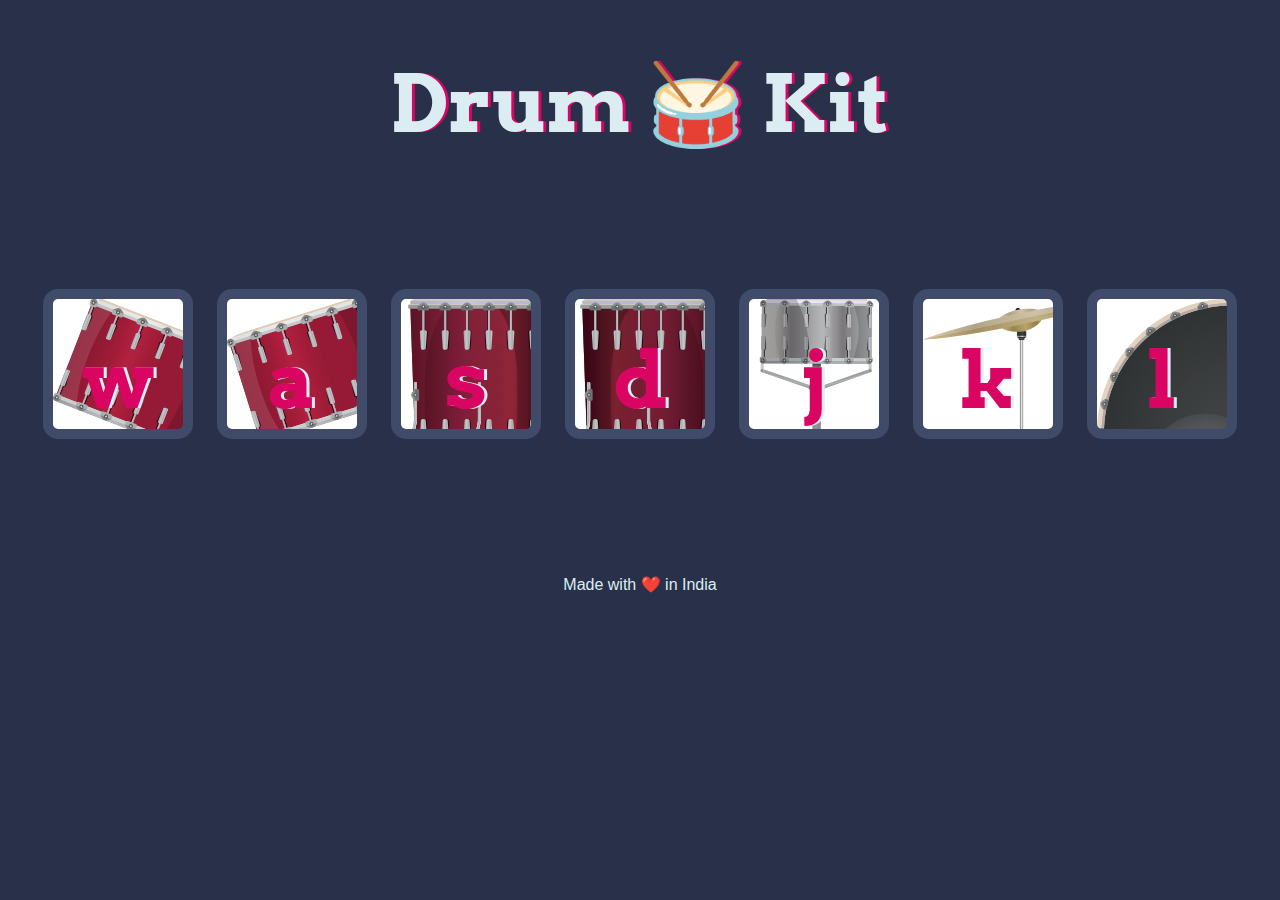
<file: Projects/JS-DrumKit/index.html>
<!DOCTYPE html>
<html lang="en" dir="ltr">

<head>
  <meta charset="utf-8">
  <title>Drum Kit</title>
  <link rel="stylesheet" href="styles.css">
  <link href="https://fonts.googleapis.com/css?family=Arvo" rel="stylesheet">
</head>

<body>

  <h1 id="title">Drum 🥁 Kit</h1>
  <div class="set">
    <button class="w drum">w</button>
    <button class="a drum">a</button>
    <button class="s drum">s</button>
    <button class="d drum">d</button>
    <button class="j drum">j</button>
    <button class="k drum">k</button>
    <button class="l drum">l</button>
  </div>


  <footer>
    Made with ❤️ in India
  </footer>
  
  <script src="./index.js"></script>
</body>



</html>
</file>
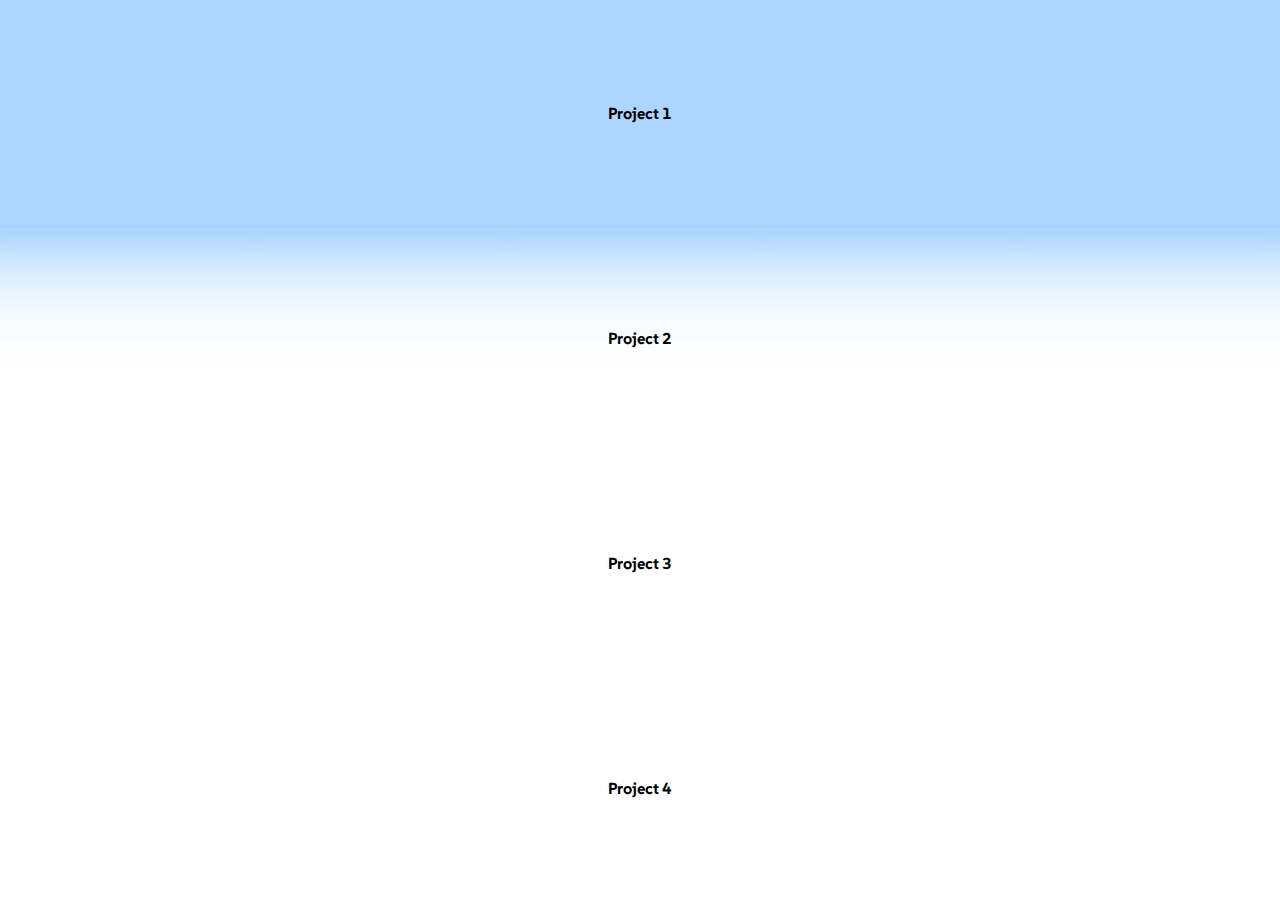
<file: Projects/css-easy.html>
<!DOCTYPE html>
<html lang="en">
<head>
    <meta charset="UTF-8">
    <meta name="viewport" content="width=device-width, initial-scale=1.0">
    <title>CSS Easy</title>
    <link rel="preconnect" href="https://fonts.googleapis.com">
    <link rel="preconnect" href="https://fonts.gstatic.com" crossorigin>
    <link href="https://fonts.googleapis.com/css2?family=SUSE&display=swap" rel="stylesheet">
    <link href="https://cdn.jsdelivr.net/npm/bootstrap@5.3.3/dist/css/bootstrap.min.css" rel="stylesheet" integrity="sha384-QWTKZyjpPEjISv5WaRU9OFeRpok6YctnYmDr5pNlyT2bRjXh0JMhjY6hW+ALEwIH" crossorigin="anonymous">
    <link rel="stylesheet" href="./style.css">
</head>
<body>
    <div class="container">
        <a class="project" href="./CSS-Project1/index.html">Project 1</a>
        <a class="project" href="./CSS-Project2/index.html">Project 2</a>
        <a class="project" href="./CSS-Project3/index.html">Project 3</a>
        <a class="project" href="./CSS-Project4/index.html">Project 4</a>
    </div>




    <script src="https://cdn.jsdelivr.net/npm/bootstrap@5.3.3/dist/js/bootstrap.bundle.min.js" integrity="sha384-YvpcrYf0tY3lHB60NNkmXc5s9fDVZLESaAA55NDzOxhy9GkcIdslK1eN7N6jIeHz" crossorigin="anonymous"></script>
</body>
</html>
</file>
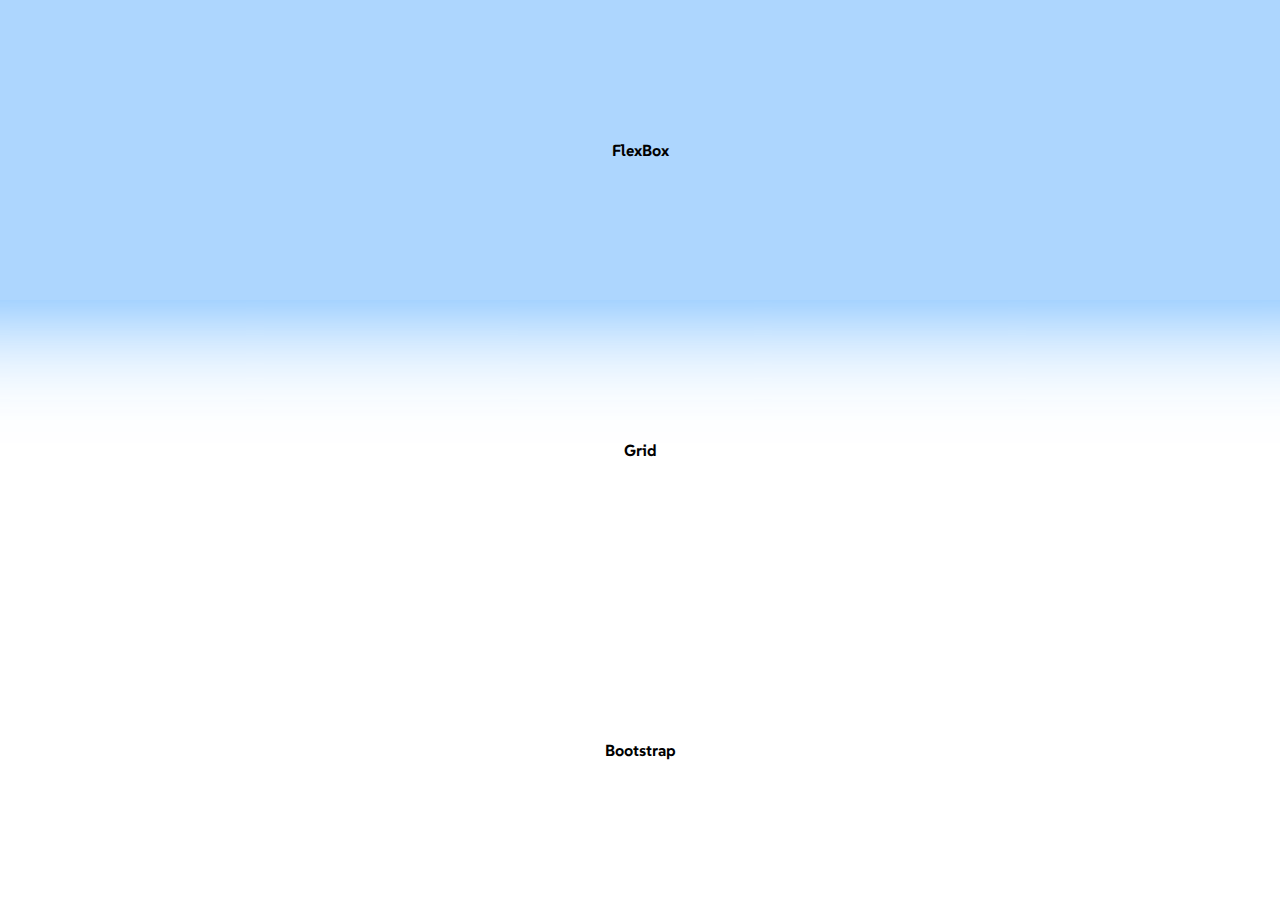
<file: Projects/css-moderate.html>
<!DOCTYPE html>
<html lang="en">
<head>
    <meta charset="UTF-8">
    <meta name="viewport" content="width=device-width, initial-scale=1.0">
    <title>CSS Easy</title>
    <link rel="preconnect" href="https://fonts.googleapis.com">
    <link rel="preconnect" href="https://fonts.gstatic.com" crossorigin>
    <link href="https://fonts.googleapis.com/css2?family=SUSE&display=swap" rel="stylesheet">
    <link href="https://cdn.jsdelivr.net/npm/bootstrap@5.3.3/dist/css/bootstrap.min.css" rel="stylesheet" integrity="sha384-QWTKZyjpPEjISv5WaRU9OFeRpok6YctnYmDr5pNlyT2bRjXh0JMhjY6hW+ALEwIH" crossorigin="anonymous">
    <link rel="stylesheet" href="./style.css">
</head>
<body>
    <div class="container">
        <a class="project" href="./CSS-Project5/index.html">FlexBox</a>
        <a class="project" href="./CSS-Project6/index.html">Grid</a>
        <a class="project" href="./CSS-Project7/index.html">Bootstrap</a>
    </div>




    <script src="https://cdn.jsdelivr.net/npm/bootstrap@5.3.3/dist/js/bootstrap.bundle.min.js" integrity="sha384-YvpcrYf0tY3lHB60NNkmXc5s9fDVZLESaAA55NDzOxhy9GkcIdslK1eN7N6jIeHz" crossorigin="anonymous"></script>
</body>
</html>
</file>
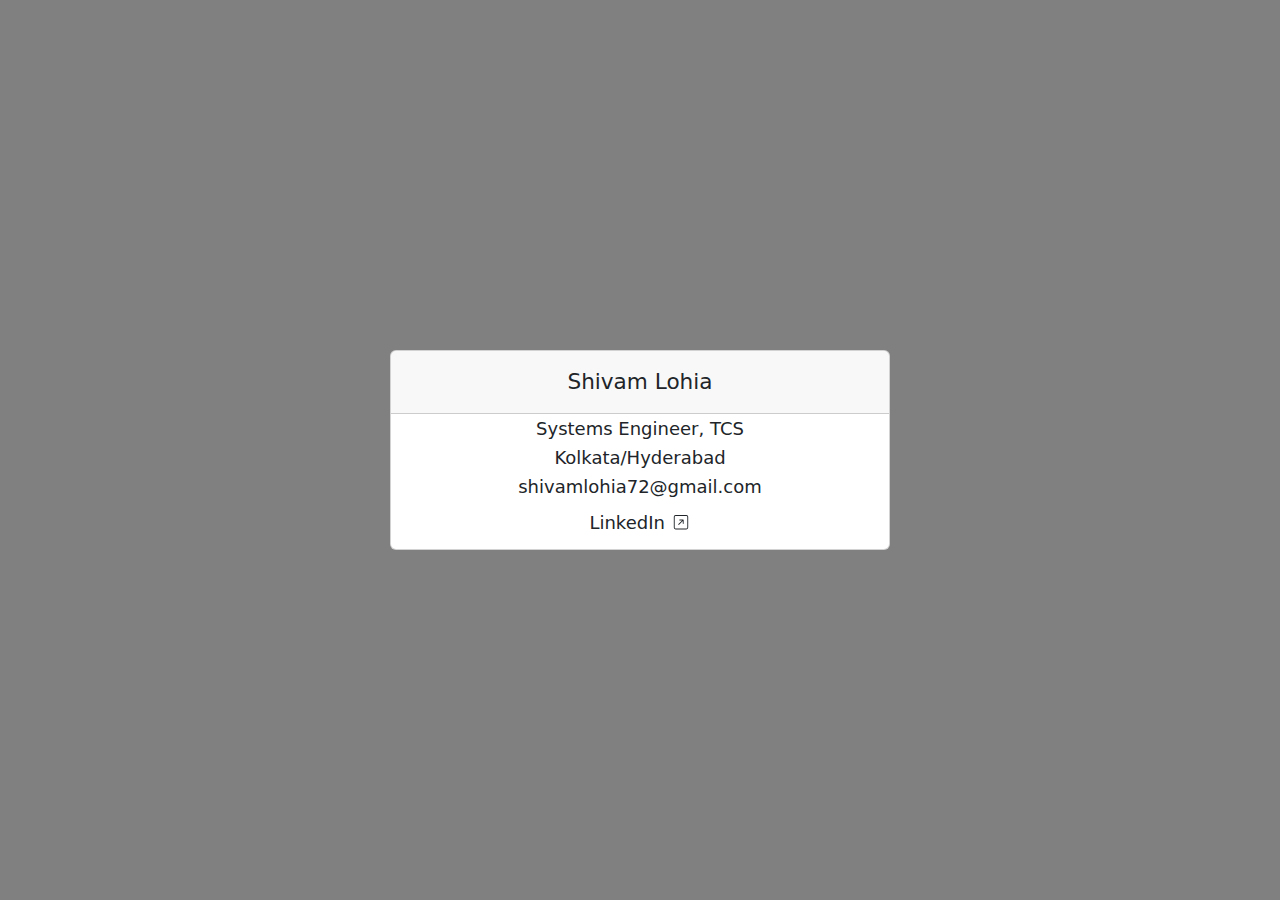
<file: public/contact.html>
<!DOCTYPE html>
<html lang="en">
<head>
    <meta charset="UTF-8">
    <meta name="viewport" content="width=device-width, initial-scale=1.0">
    <title>Contact Card</title>
    <link href="https://cdn.jsdelivr.net/npm/bootstrap@5.3.3/dist/css/bootstrap.min.css" rel="stylesheet" integrity="sha384-QWTKZyjpPEjISv5WaRU9OFeRpok6YctnYmDr5pNlyT2bRjXh0JMhjY6hW+ALEwIH" crossorigin="anonymous">
    <style>
        body {
            background-color: gray;
        }
        .businessCard {
            display: flex;
            align-items: center;
            justify-content: center;
            height: 100vh;
        }
        .card {
            width: 500px !important;
            text-align: center;
            font-size: large;
        }
        .card-name {
            font-size: larger !important;
            font-weight: 500;
        }
        li {
            list-style: none;
            padding: 1px;
        }
        .linkedin {
            font-size: large;
            margin-bottom: 5px;
        }
    </style>
</head>
<body>
    <div class="businessCard">
        <div class="card" style="width: 18rem;">
            <div class="card-header">
                <a href="https://shivamlohia.github.io/Resume/" class="btn card-name">Shivam Lohia</a>
            </div>
            <ul class="list-group list-group-flush">
                <li>Systems Engineer, TCS</li>
                <li>Kolkata/Hyderabad</li>
                <li>shivamlohia72@gmail.com</li>
                <li>
                    <a id="linkedin" href="https://www.linkedin.com/in/shivamlohia/" target="_blank" class="btn linkedin">
                        LinkedIn <svg xmlns="http://www.w3.org/2000/svg" width="20" height="18" fill="currentColor" class="bi bi-arrow-up-right-square" viewBox="0 0 16 20">
                            <path fill-rule="evenodd" d="M15 2a1 1 0 0 0-1-1H2a1 1 0 0 0-1 1v12a1 1 0 0 0 1 1h12a1 1 0 0 0 1-1zM0 2a2 2 0 0 1 2-2h12a2 2 0 0 1 2 2v12a2 2 0 0 1-2 2H2a2 2 0 0 1-2-2zm5.854 8.803a.5.5 0 1 1-.708-.707L9.243 6H6.475a.5.5 0 1 1 0-1h3.975a.5.5 0 0 1 .5.5v3.975a.5.5 0 1 1-1 0V6.707z"/>
                          </svg>
                    </a>
                </li>
            </ul>
        </div>
    </div>
</body>
</html>
</file>
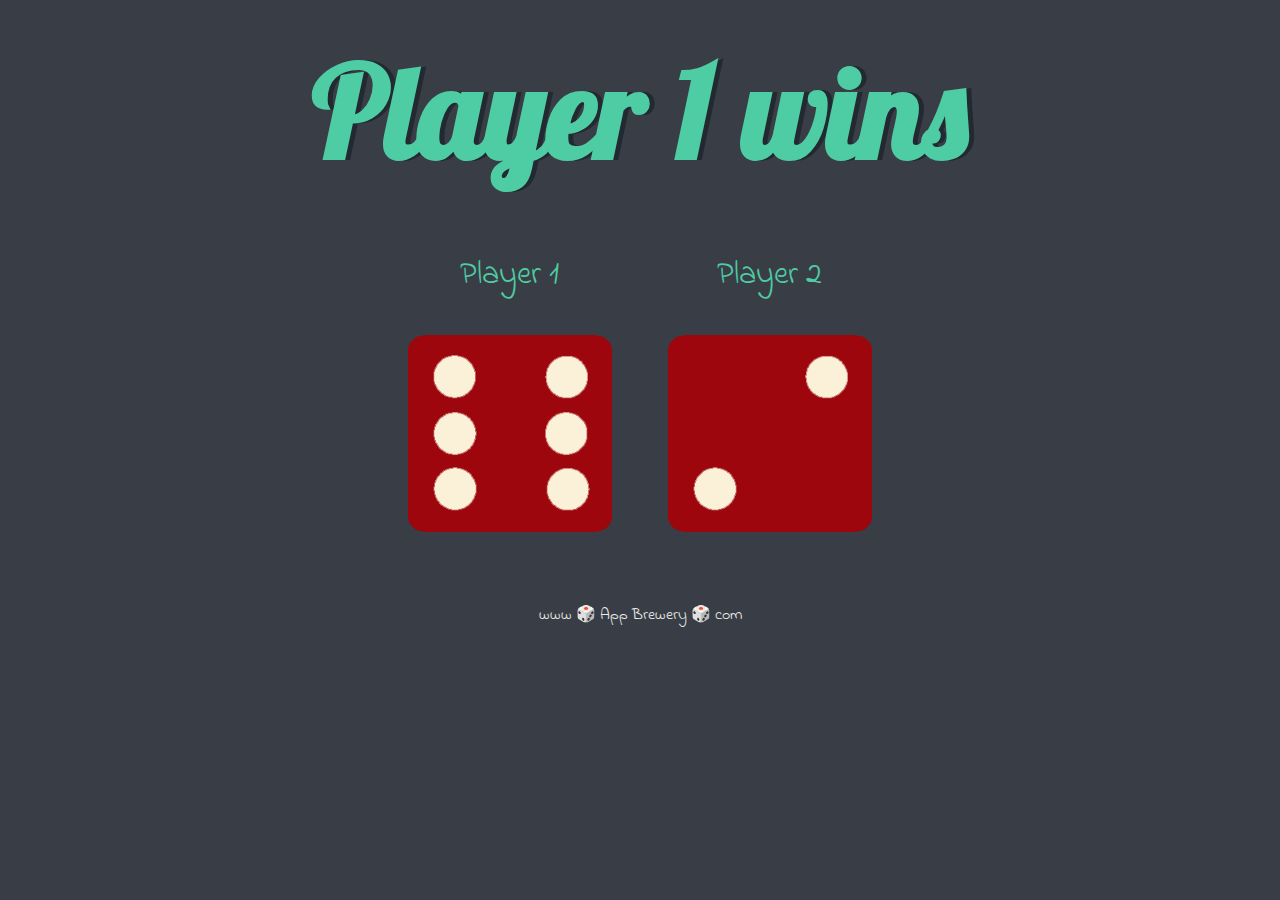
<file: Projects/JS-DiceeChallenge/dicee.html>
<!DOCTYPE html>
<html lang="en" dir="ltr">
  <head>
    <meta charset="utf-8">
    <title>Dicee</title>
    <link rel="stylesheet" href="styles.css">
    <link href="https://fonts.googleapis.com/css?family=Indie+Flower|Lobster" rel="stylesheet">

  </head>
  <body>

    <div class="container">
      <h1>Refresh Me</h1>

      <div class="dice">
        <p>Player 1</p>
        <img class="img1" src="">
      </div>

      <div class="dice">
        <p>Player 2</p>
        <img class="img2" src="">
      </div>

    </div>


  </body>

  <footer>www 🎲 App Brewery 🎲 com</footer>

  <script src="index.js"></script>
</html>
</file>
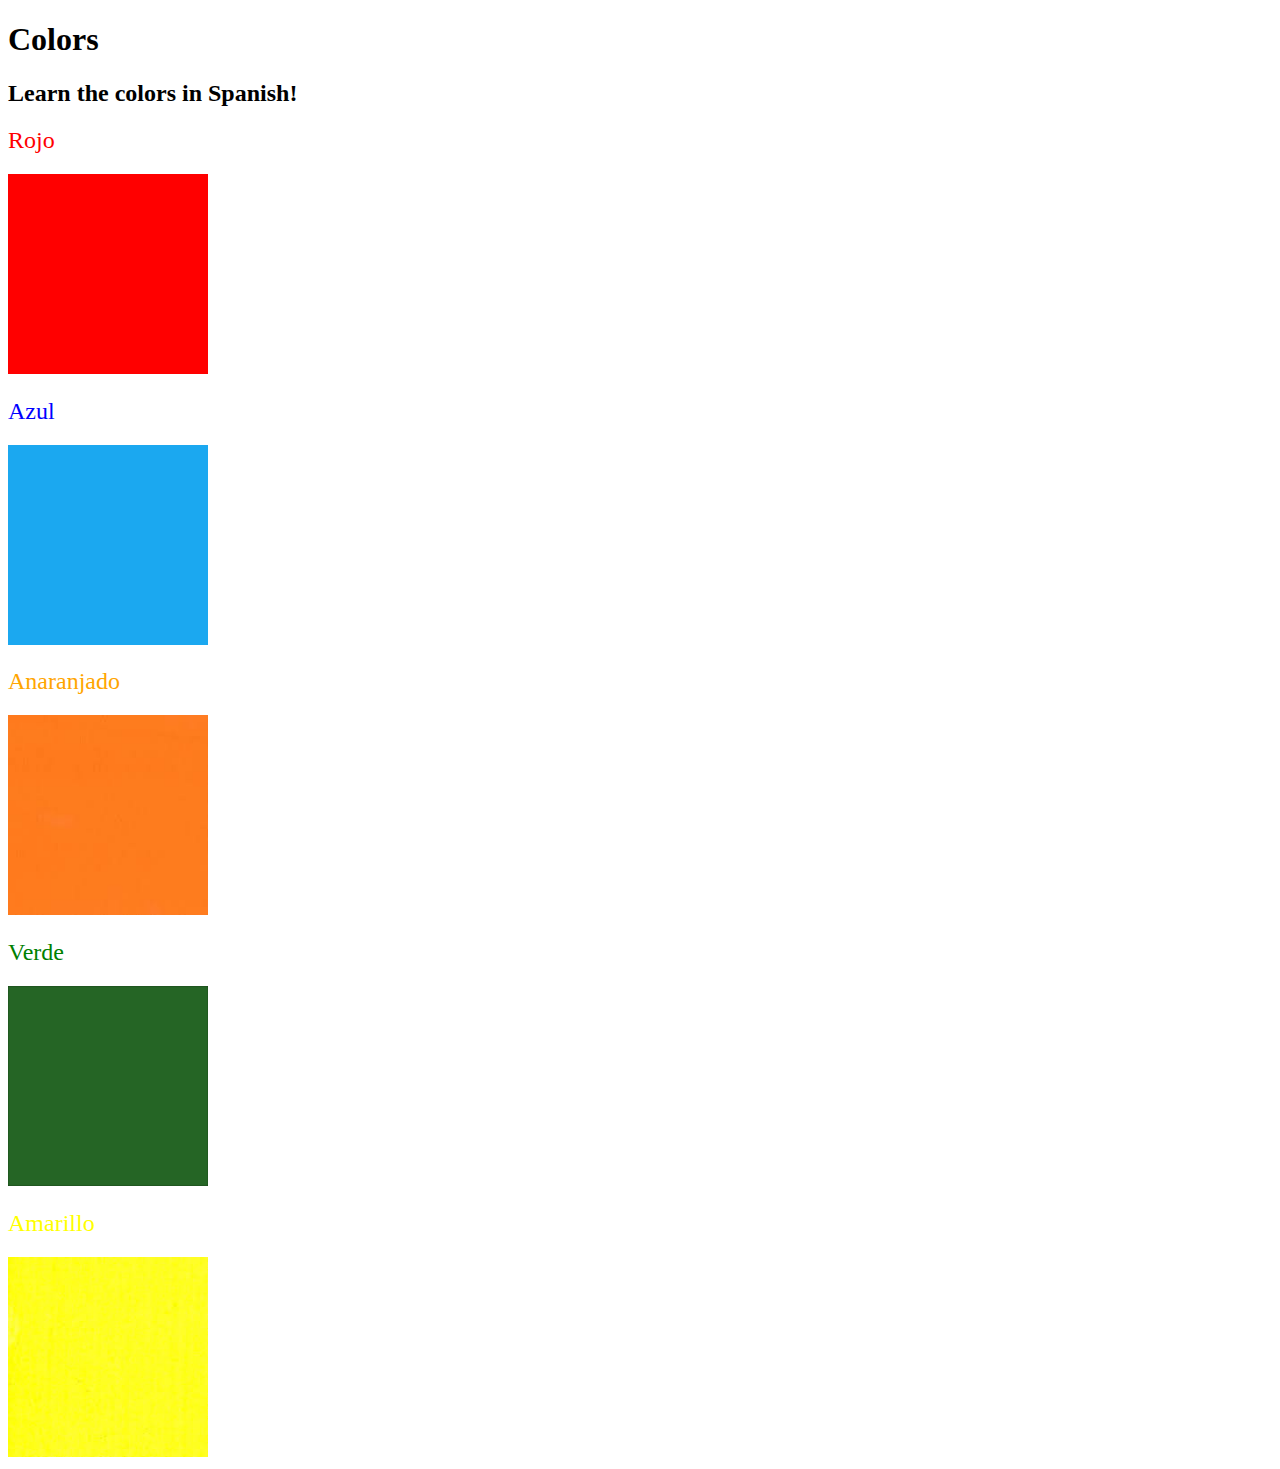
<file: Projects/CSS-Project1/solution/solution.html>
<!DOCTYPE html>
<html lang="en">
  <head>
    <meta charset="UTF-8" />
    <title>Spanish Vocabulary</title>
    <link rel="stylesheet" href="./style.css" />
  </head>

  <body>
    <h1>Colors</h1>
    <h2>Learn the colors in Spanish!</h2>
    <h2 class="color-title" id="red">Rojo</h2>
    <img src="./assets/images/red.png" alt="red" />

    <h2 class="color-title" id="blue">Azul</h2>
    <img src="./assets/images/blue.png" alt="blue" />

    <h2 class="color-title" id="orange">Anaranjado</h2>
    <img src="./assets/images/orange.png" alt="orange" />

    <h2 class="color-title" id="green">Verde</h2>
    <img src="./assets/images/green.png" alt="green" />

    <h2 class="color-title" id="yellow">Amarillo</h2>
    <img src="./assets/images/yellow.png" alt="yellow" />
  </body>
</html>
</file>
<file: style.css>
* {
    
    font-family: "SUSE", sans-serif;
    font-optical-sizing: auto;
    font-weight: 400;
    font-style: normal;
}
body {
    margin: 0px;
    background-color: grey;
    display: flex;
    justify-content: center;
    padding: 10px;
}
a {
    text-decoration: none;
    color: rgb(56, 56, 56);
}
a:hover {
    color: grey;
}

h1 {
    text-align: center;
    font-size: 40px;
    font-weight: 600;
    margin: 10px;
}

.right-hr {
    margin-top: 70px;
}
.container {
    display: grid;
    grid-template-columns: 2fr 3fr;
    max-width: 900px;
    
}

.left-side *, .left-side {
    background-color: rgb(68, 65, 84);
    color: whitesmoke;
}

p {
    padding: 5px;
    text-align: justify;
    margin-top: 0;
}

.section-type {
    padding: 5px;
    margin-bottom: 0;
    
    
}

.projects-class {
    display: flex;
    flex-direction: column-reverse;
    padding-left: 20px;
}

.organisation {
    list-style: none;
    padding: 10px;
    font-size: large;
}

p {
    padding-right: 20px;
} 

.right-side {
    color: rgb(68, 65, 84);
    text-align: justify;
    background-color: whitesmoke;
}

.job-roles {
    padding-right: 20px;
}

.accomplishments {
    padding-right: 20px;
}

footer {
    text-align: right;
    padding-bottom: 5px;
    padding-right: 5px;
}

.projects {
    height: 25px;
}

@media (min-width: 336px) and (max-width:670px) {
    .container {
        max-width: 400px;
        
    }

    h1 {
        font-size: 18px;
    }

    .section-type {
        font-size: 12px;
        padding: 3px;
        margin-top: 0px;
    }

    h3 {
        font-size: px;
    }

    p, li, a, ul {
        font-size: 6px;
        margin: 0px;
    }

    .organisation {
        font-size: 8px;
        padding: 5px;
    }

    .right-hr {
        margin-top: 42px;
    }

    ul {
        padding-left: 20px;
    }
    
    .projects-class {
        display: flex;
        flex-direction: column-reverse;
        gap: 0px;
        padding-left: 10px;
        
    }
    .projects {
        min-height: 0px;
        flex: 0 1 15px;
        
    }
}


@media (max-width:335px) {
    h1 {
        font-size: 16px;
    }

    .section-type {
        font-size: 12px;
        padding: 3px;
        margin-top: 0px;
    }

    h3 {
        font-size: px;
    }

    p, li, a, ul {
        font-size: 6px;
        margin: 0px;
    }

    .organisation {
        font-size: 8px;
        padding: 5px;
    }

    .right-hr {
        margin-top: 42px;
    }

    ul {
        padding-left: 20px;
    }
    
    .projects-class {
        display: flex;
        flex-direction: column-reverse;
        gap: 0px;
        padding-left: 10px;
        
    }
    .projects {
        min-height: 0px;
        flex: 0 1 15px;
        
    }
}
</file>
<file: Projects/CSS-Project1/style.css>
img {
    height: 200px;
    width: 200px;
}

.color-title {
    font-weight: normal;
}

#red {
    color: red;
}

#blue {
    color: blue;
}

#orange {
    color: orange;
}

#green {
    color: green;
}

#yellow {
    color: yellow;
}
</file>
<file: Projects/CSS-Project2/style.css>
html {
    background-color:darkolivegreen;
    color:burlywood;
    
}

div {
    margin-top: 50px;
    text-align: center;
    background-color: rgb(79, 96, 50);
    padding: 20px;
    margin-left: 25%;
    margin-right: 25%;
    width: 50%;
}

h1 {
    font-family: "Libre Baskerville", serif;
    font-weight: 700;
    font-style: normal;
    text-transform: uppercase;
}

img {
    border: solid white 5px;
    width: 75%;
}
</file>
<file: Projects/CSS-Project4/style.css>
body {
  font-family: "Poppins", sans-serif;
  margin: 50px 50px 0 50px;
  background-color: #faf9f6;
  display: flex;
  flex-direction: column;
  min-height: 95vh;
}
.main {
  flex: 1;
}

h1 {
  font-size: 5rem;
}

footer {
  text-align: right;
  color: midnightblue;
  clear: both;
}

.tile-image {
  float: left;
  height: 200px;
  width: 300px;
  margin-right: 50px;
}
@media (min-width: 681px) {
  .card {
    width: 45%;
  }

  .left {
    float: left;
  }

  .right {
    float: right;
  }
}

h1 span {
  color: blueviolet;
}

@media (max-width: 680px) {
  h1 {
    font-size: 3rem;
    text-align: center;
  }
  .logo {
    height: 25px;
  }
  .card {
    display: block;
  }
  .tile-image {
    width: 100%;
    margin-bottom: 10px;
  }
  .left {
    color: black;
  }

  .right {
    color: black;
  }

  p {
    text-align: justify;
  }
}
</file>
<file: Projects/CSS-Project7/css/style.css>
.gradient-background {
  background: linear-gradient(300deg, #00bfff, #ff4c68, #ef8172);
  background-size: 180% 180%;
  animation: gradient-animation 18s ease infinite;
}

@keyframes gradient-animation {
  0% {
    background-position: 0% 50%;
  }
  50% {
    background-position: 100% 50%;
  }
  100% {
    background-position: 0% 50%;
  }
}

.icon-square {
  width: 3rem;
  height: 3rem;
  border-radius: 0.75rem;
}

.profile-img {
  height: 100px;
  border-radius: 50%;
}

.btn-primary {
  background-color: aliceblue;
  border:none ;
  color: black;
}

.btn-outline-secondary {
  color: azure;
  border-color: azure;
}

.magazines {
  display: grid;
  gap: 10px;
}

.mag-flex {
  display: flex;
  align-items: center;
  justify-content: center;
}


.btn-outline-primary {
  border-color: black;
  color: black;
}

.btn-outline-primary:hover {
  background-color: black;
  border: black;
}

.btn-primary {
  color: white;
  border: black;
  background-color: black;
}

.btn-primary:hover {
  background-color: rgb(70, 70, 70);
}

.premium {
  background-color: black !important;

}

.border-primary {
  border-color: black !important;
}


img {
  margin: 10px;
}
</file>
<file: Projects/JS-DrumKit/styles.css>
body {
  text-align: center;
  background-color: #283149;
}

h1 {
  font-size: 5rem;
  color: #DBEDF3;
  font-family: "Arvo", cursive;
  text-shadow: 3px 0 #DA0463;

}

footer {
  color: #DBEDF3;
  font-family: sans-serif;
}

.w {
  background-image: image-set("./images/tom1.png");
}

.a {
  background-image: image-set("./images/tom2.png");
}

.s {
  background-image: image-set("./images/tom3.png");
}

.d {
  background-image: image-set("./images/tom4.png");
}

.j {
  background-image: image-set("./images/snare.png");
}

.k {
  background-image: image-set("./images/crash.png");
}

.l {
  background-image: image-set("./images/kick.png");
}

.set {
  margin: 10% auto;
}

.game-over {
  background-color: red;
  opacity: 0.8;
}

.pressed {
  box-shadow: 0 3px 4px 0 #DBEDF3;
  opacity: 0.5;
}

.red {
  color: red;
}

.drum {
  outline: none;
  border: 10px solid #404B69;
  font-size: 5rem;
  font-family: 'Arvo', cursive;
  line-height: 2;
  font-weight: 900;
  color: #DA0463;
  text-shadow: 3px 0 #DBEDF3;
  border-radius: 15px;
  display: inline-block;
  width: 150px;
  height: 150px;
  text-align: center;
  margin: 10px;
  background-color: white;
}
</file>
<file: Projects/style.css>
.container {
    display: grid;
    height: 100vh;
    align-items: center;
    justify-content: center;
    width: 100%;
}

a {
   text-decoration: none;
   color: black !important;
   font-family: "SUSE", sans-serif;
   font-weight: 700;
}
.project {
    background-color: white;
    border: none;
    height: 100%;
    width: 10000px;
    color: white;
    padding: 15px 32px;
    text-align: center;
    justify-content: center;
    justify-items: center;
    text-decoration: none;
    display: flex;
    align-items: center;
    font-size: 16px;
    margin: 4px 2px;
    cursor: pointer;
    border-radius: 8px;
    transition: box-shadow 0.3s ease;
}

/* Add glow effect when hovering over the button */
.project:hover {
    box-shadow: 0 0 115px 5px rgba(30, 144, 255, 0.75); /* Glowing blue effect */
    z-index: 1;
    background-color: rgba(146, 200, 254, 0.75);
}

/* Optional: Animated pulsating glow */
.project:focus, .project:active {
    box-shadow: 0 0 25px rgba(30, 144, 255, 1),
                0 0 50px rgba(30, 144, 255, 0.7),
                0 0 75px rgba(30, 144, 255, 0.5);
    outline: none; /* Remove the default button focus outline */
}
</file>
<file: Projects/JS-DiceeChallenge/styles.css>
.container {
  width: 70%;
  margin: auto;
  text-align: center;
}

.dice {
  text-align: center;
  display: inline-block;

}

body {
  background-color: #393E46;
}

h1 {
  margin: 30px;
  font-family: 'Lobster', cursive;
  text-shadow: 5px 0 #232931;
  font-size: 8rem;
  color: #4ECCA3;
}

p {
  font-size: 2rem;
  color: #4ECCA3;
  font-family: 'Indie Flower', cursive;
}

img {
  width: 80%;
}

footer {
  margin-top: 5%;
  color: #EEEEEE;
  text-align: center;
  font-family: 'Indie Flower', cursive;

}
</file>
<file: Projects/CSS-Project1/solution/style.css>
img {
  height: 200px;
  width: 200px;
}

.color-title {
  font-weight: normal;
}

#red {
  color: red;
}

#blue {
  color: blue;
}

#orange {
  color: orange;
}

#green {
  color: green;
}

#yellow {
  color: yellow;
}
</file>
